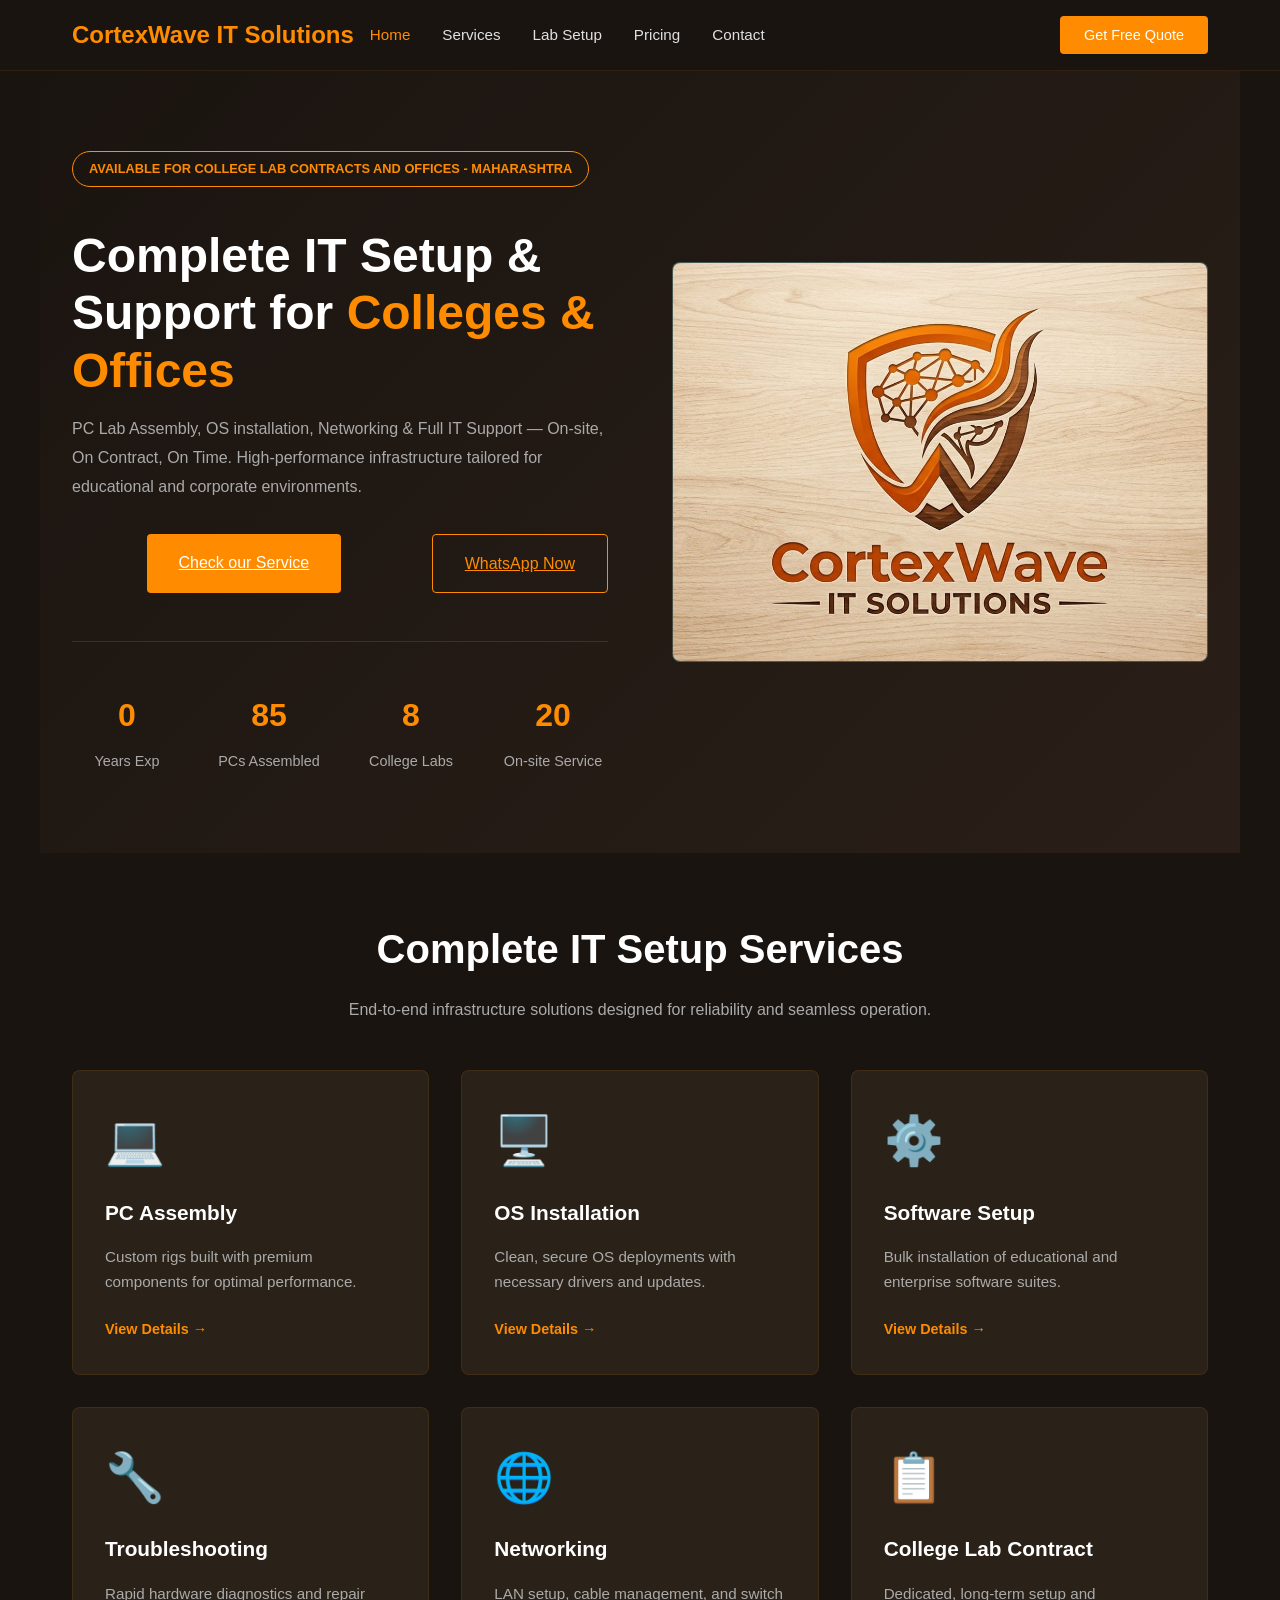
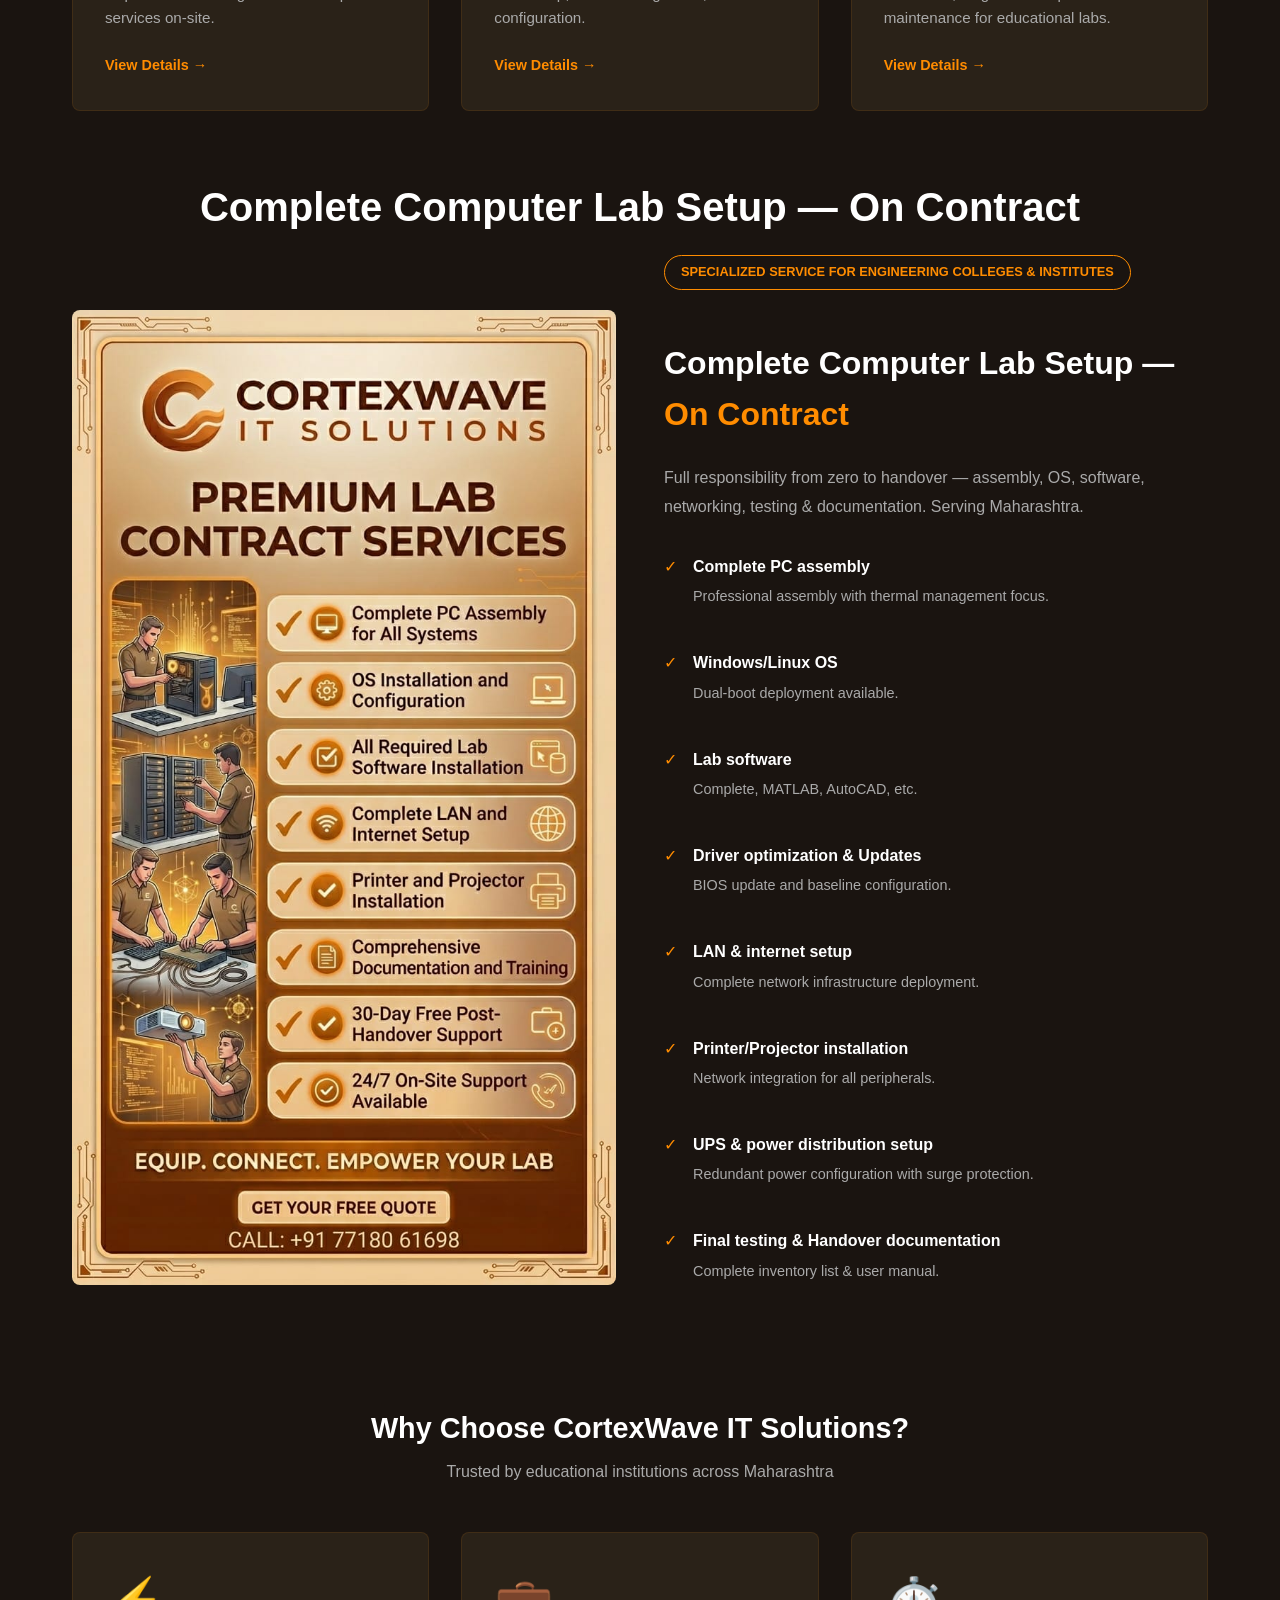
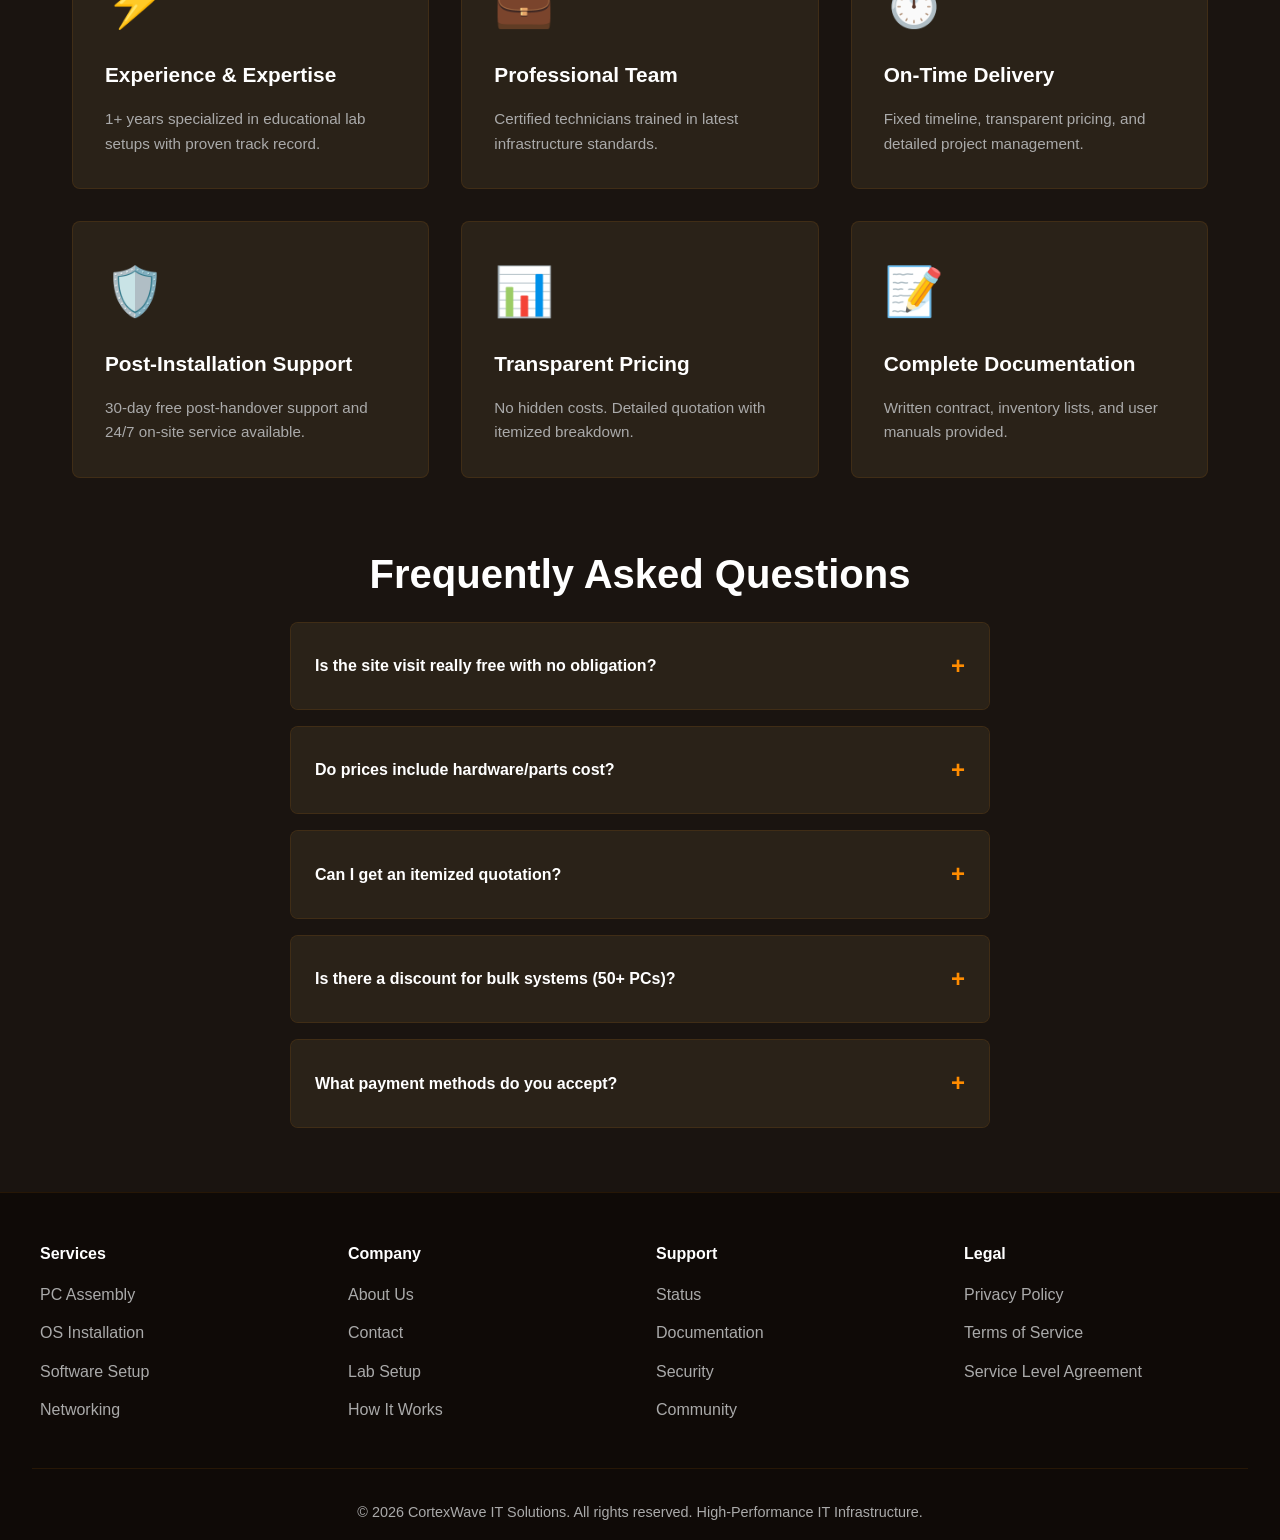
<file: index.html>
<!DOCTYPE html>
<html lang="en">
<head>
  <meta charset="UTF-8">
  <meta name="viewport" content="width=device-width, initial-scale=1.0">
  <title>CortexWave IT Solutions - Complete IT Setup & Support</title>
  <link rel="stylesheet" href="css/style.css">
</head>
<body>
  <!-- HEADER & NAVIGATION -->
  <header>
    <div class="navbar">
      <a href="index.html" class="logo">
      CortexWave IT Solutions
      </a>
      <button class="menu-toggle">
        <span></span>
        <span></span>
        <span></span>
      </button>
      <nav>
        <ul>
          <li><a href="index.html">Home</a></li>
          <li><a href="services.html">Services</a></li>
          <li><a href="#lab-setup">Lab Setup</a></li>
          <li><a href="pricing.html">Pricing</a></li>
          <li><a href="contact.html">Contact</a></li>
        </ul>
      </nav>
        <button class="cta-button" onclick="window.location.href='contact.html'">Get Free Quote</button>
    </div>
  </header>

  <!-- HERO SECTION -->
  <section class="hero">
    <div class="hero-content">
      <div class="badge">Available for College Lab Contracts and offices - Maharashtra</div>
      <h1>Complete IT Setup & Support for <span>Colleges & Offices</span></h1>
      <p>PC Lab Assembly, OS installation, Networking & Full IT Support — On-site, On Contract, On Time. High-performance infrastructure tailored for educational and corporate environments.</p>
      
      <div class="hero-buttons">
       <a href="services.html" class="cta-button">Check our Service</a>
        <a href="https://wa.me/917718061698?text=Hi%20I%20would%20like%20to%20know%20more%20about%20your%20IT%20services" class="cta-button secondary-button" target="_blank">WhatsApp Now</a>
      </div>

      <div class="stats">
        <div class="stat">
          <div class="stat-number">1</div>
          <div class="stat-label">Years Exp</div>
        </div>
        <div class="stat">
          <div class="stat-number">100+</div>
          <div class="stat-label">PCs Assembled</div>
        </div>
        <div class="stat">
          <div class="stat-number">10+</div>
          <div class="stat-label">College Labs</div>
        </div>
        <div class="stat">
          <div class="stat-number">24</div>
          <div class="stat-label">On-site Service</div>
        </div>
      </div>
    </div>

    <div class="hero-image">
      <img src="./assets/main.jpeg" alt="Server Room">
    </div>
  </section>

  <!-- SERVICES SECTION -->
  <section class="section">
    <h2 class="section-title">Complete IT Setup Services</h2>
    <p class="section-subtitle">End-to-end infrastructure solutions designed for reliability and seamless operation.</p>
    
    <div class="services-grid">
      <div class="service-card">
        <div class="service-icon">💻</div>
        <h3>PC Assembly</h3>
        <p>Custom rigs built with premium components for optimal performance.</p>
        <a href="services.html" class="view-details">View Details →</a>
      </div>

      <div class="service-card">
        <div class="service-icon">🖥️</div>
        <h3>OS Installation</h3>
        <p>Clean, secure OS deployments with necessary drivers and updates.</p>
        <a href="services.html" class="view-details">View Details →</a>
      </div>

      <div class="service-card">
        <div class="service-icon">⚙️</div>
        <h3>Software Setup</h3>
        <p>Bulk installation of educational and enterprise software suites.</p>
        <a href="services.html" class="view-details">View Details →</a>
      </div>

      <div class="service-card">
        <div class="service-icon">🔧</div>
        <h3>Troubleshooting</h3>
        <p>Rapid hardware diagnostics and repair services on-site.</p>
        <a href="services.html" class="view-details">View Details →</a>
      </div>

      <div class="service-card">
        <div class="service-icon">🌐</div>
        <h3>Networking</h3>
        <p>LAN setup, cable management, and switch configuration.</p>
        <a href="services.html" class="view-details">View Details →</a>
      </div>

      <div class="service-card">
        <div class="service-icon">📋</div>
        <h3>College Lab Contract</h3>
        <p>Dedicated, long-term setup and maintenance for educational labs.</p>
        <a href="services.html" class="view-details">View Details →</a>
      </div>
    </div>
  </section>

  <!-- LAB SETUP SECTION -->
  <section class="section" id="lab-setup">
    <h2 class="section-title">Complete Computer Lab Setup — On Contract</h2>
    
    <div class="lab-setup-detail">
      <div class="lab-image">
        <img src="./assets/lab.jpeg" alt="Computer Lab">
      </div>
      
      <div class="lab-content">
        <div class="badge">Specialized Service for Engineering Colleges & Institutes</div>
        <h3 style="font-size: 2rem; margin: 1.5rem 0; color: white;">Complete Computer Lab Setup — <span style="color: #ff8c00;">On Contract</span></h3>
        <p style="color: #aaa; line-height: 1.8; margin-bottom: 1.5rem;">Full responsibility from zero to handover — assembly, OS, software, networking, testing & documentation. Serving Maharashtra.</p>
        
        <div style="display: grid; gap: 1rem; margin: 2rem 0;">
          <div style="display: flex; align-items: flex-start; gap: 1rem;">
            <span style="color: #ff8c00;">✓</span>
            <div>
              <h4 style="color: white; margin-bottom: 0.3rem;">Complete PC assembly</h4>
              <p style="color: #aaa; font-size: 0.9rem;">Professional assembly with thermal management focus.</p>
            </div>
          </div>

          <div style="display: flex; align-items: flex-start; gap: 1rem;">
            <span style="color: #ff8c00;">✓</span>
            <div>
              <h4 style="color: white; margin-bottom: 0.3rem;">Windows/Linux OS</h4>
              <p style="color: #aaa; font-size: 0.9rem;">Dual-boot deployment available.</p>
            </div>
          </div>

          <div style="display: flex; align-items: flex-start; gap: 1rem;">
            <span style="color: #ff8c00;">✓</span>
            <div>
              <h4 style="color: white; margin-bottom: 0.3rem;">Lab software</h4>
              <p style="color: #aaa; font-size: 0.9rem;">Complete, MATLAB, AutoCAD, etc.</p>
            </div>
          </div>

          <div style="display: flex; align-items: flex-start; gap: 1rem;">
            <span style="color: #ff8c00;">✓</span>
            <div>
              <h4 style="color: white; margin-bottom: 0.3rem;">Driver optimization & Updates</h4>
              <p style="color: #aaa; font-size: 0.9rem;">BIOS update and baseline configuration.</p>
            </div>
          </div>

          <div style="display: flex; align-items: flex-start; gap: 1rem;">
            <span style="color: #ff8c00;">✓</span>
            <div>
              <h4 style="color: white; margin-bottom: 0.3rem;">LAN & internet setup</h4>
              <p style="color: #aaa; font-size: 0.9rem;">Complete network infrastructure deployment.</p>
            </div>
          </div>

          <div style="display: flex; align-items: flex-start; gap: 1rem;">
            <span style="color: #ff8c00;">✓</span>
            <div>
              <h4 style="color: white; margin-bottom: 0.3rem;">Printer/Projector installation</h4>
              <p style="color: #aaa; font-size: 0.9rem;">Network integration for all peripherals.</p>
            </div>
          </div>

          <div style="display: flex; align-items: flex-start; gap: 1rem;">
            <span style="color: #ff8c00;">✓</span>
            <div>
              <h4 style="color: white; margin-bottom: 0.3rem;">UPS & power distribution setup</h4>
              <p style="color: #aaa; font-size: 0.9rem;">Redundant power configuration with surge protection.</p>
            </div>
          </div>

          <div style="display: flex; align-items: flex-start; gap: 1rem;">
            <span style="color: #ff8c00;">✓</span>
            <div>
              <h4 style="color: white; margin-bottom: 0.3rem;">Final testing & Handover documentation</h4>
              <p style="color: #aaa; font-size: 0.9rem;">Complete inventory list & user manual.</p>
            </div>
          </div>
        </div>
      </div>
    </div>
  </section>

  <!-- FEATURES SECTION -->
  <section class="section">
    <div style="text-align: center;">
      <h3 style="color: white; font-size: 1.8rem; margin-bottom: 0.5rem;">Why Choose CortexWave IT Solutions?</h3>
      <p style="color: #aaa; margin-bottom: 3rem;">Trusted by educational institutions across Maharashtra</p>
    </div>

    <div class="services-grid">
      <div class="service-card">
        <div class="service-icon">⚡</div>
        <h3>Experience & Expertise</h3>
        <p>1+ years specialized in educational lab setups with proven track record.</p>
      </div>

      <div class="service-card">
        <div class="service-icon">💼</div>
        <h3>Professional Team</h3>
        <p>Certified technicians trained in latest infrastructure standards.</p>
      </div>

      <div class="service-card">
        <div class="service-icon">⏱️</div>
        <h3>On-Time Delivery</h3>
        <p>Fixed timeline, transparent pricing, and detailed project management.</p>
      </div>

      <div class="service-card">
        <div class="service-icon">🛡️</div>
        <h3>Post-Installation Support</h3>
        <p>30-day free post-handover support and 24/7 on-site service available.</p>
      </div>

      <div class="service-card">
        <div class="service-icon">📊</div>
        <h3>Transparent Pricing</h3>
        <p>No hidden costs. Detailed quotation with itemized breakdown.</p>
      </div>

      <div class="service-card">
        <div class="service-icon">📝</div>
        <h3>Complete Documentation</h3>
        <p>Written contract, inventory lists, and user manuals provided.</p>
      </div>
    </div>
  </section>

  <!-- FAQ SECTION -->
  <section class="section">
    <h2 class="section-title">Frequently Asked Questions</h2>
    
    <div class="faq-container">
      <div class="faq-item">
        <div class="faq-question">
          <span>Is the site visit really free with no obligation?</span>
          <span class="faq-icon">+</span>
        </div>
        <div class="faq-answer">
          Yes, completely free. We conduct detailed site assessment at no cost, and you're under no obligation to avail our services. This is our way to understand your requirements better.
        </div>
      </div>

      <div class="faq-item">
        <div class="faq-question">
          <span>Do prices include hardware/parts cost?</span>
          <span class="faq-icon">+</span>
        </div>
        <div class="faq-answer">
          Our quotation includes both hardware and service charges with detailed breakup. We source components from authorized vendors ensuring warranty and quality.
        </div>
      </div>

      <div class="faq-item">
        <div class="faq-question">
          <span>Can I get an itemized quotation?</span>
          <span class="faq-icon">+</span>
        </div>
        <div class="faq-answer">
          Absolutely. Every quotation is itemized showing PC specifications, software licenses, networking components, and service charges separately for complete transparency.
        </div>
      </div>

      <div class="faq-item">
        <div class="faq-question">
          <span>Is there a discount for bulk systems (50+ PCs)?</span>
          <span class="faq-icon">+</span>
        </div>
        <div class="faq-answer">
          Yes! Bulk orders get special pricing. Contact us with your requirements and we'll provide customized quotes for large-scale deployments.
        </div>
      </div>

      <div class="faq-item">
        <div class="faq-question">
          <span>What payment methods do you accept?</span>
          <span class="faq-icon">+</span>
        </div>
        <div class="faq-answer">
          We accept bank transfers, cheques, and online payments. For large contracts, we can arrange flexible payment schedules aligned with project milestones.
        </div>
      </div>
    </div>
  </section>

  <!-- FOOTER -->
  <footer>
    <div class="container">
      <div>
        <h4>Services</h4>
        <ul>
          <li><a href="services.html">PC Assembly</a></li>
          <li><a href="services.html">OS Installation</a></li>
          <li><a href="services.html">Software Setup</a></li>
          <li><a href="services.html">Networking</a></li>
        </ul>
      </div>
      <div>
        <h4>Company</h4>
        <ul>
          <li><a href="#">About Us</a></li>
          <li><a href="contact.html">Contact</a></li>
          <li><a href="#">Lab Setup</a></li>
          <li><a href="#">How It Works</a></li>
        </ul>
      </div>
      <div>
        <h4>Support</h4>
        <ul>
          <li><a href="#">Status</a></li>
          <li><a href="#">Documentation</a></li>
          <li><a href="#">Security</a></li>
          <li><a href="#">Community</a></li>
        </ul>
      </div>
      <div>
        <h4>Legal</h4>
        <ul>
          <li><a href="#">Privacy Policy</a></li>
          <li><a href="#">Terms of Service</a></li>
          <li><a href="#">Service Level Agreement</a></li>
        </ul>
      </div>
    </div>
    <div class="footer-bottom">
      <p>&copy; 2026 CortexWave IT Solutions. All rights reserved. High-Performance IT Infrastructure.</p>
    </div>
  </footer>

  <script src="js/script.js"></script>
</body>
</html>
</file>
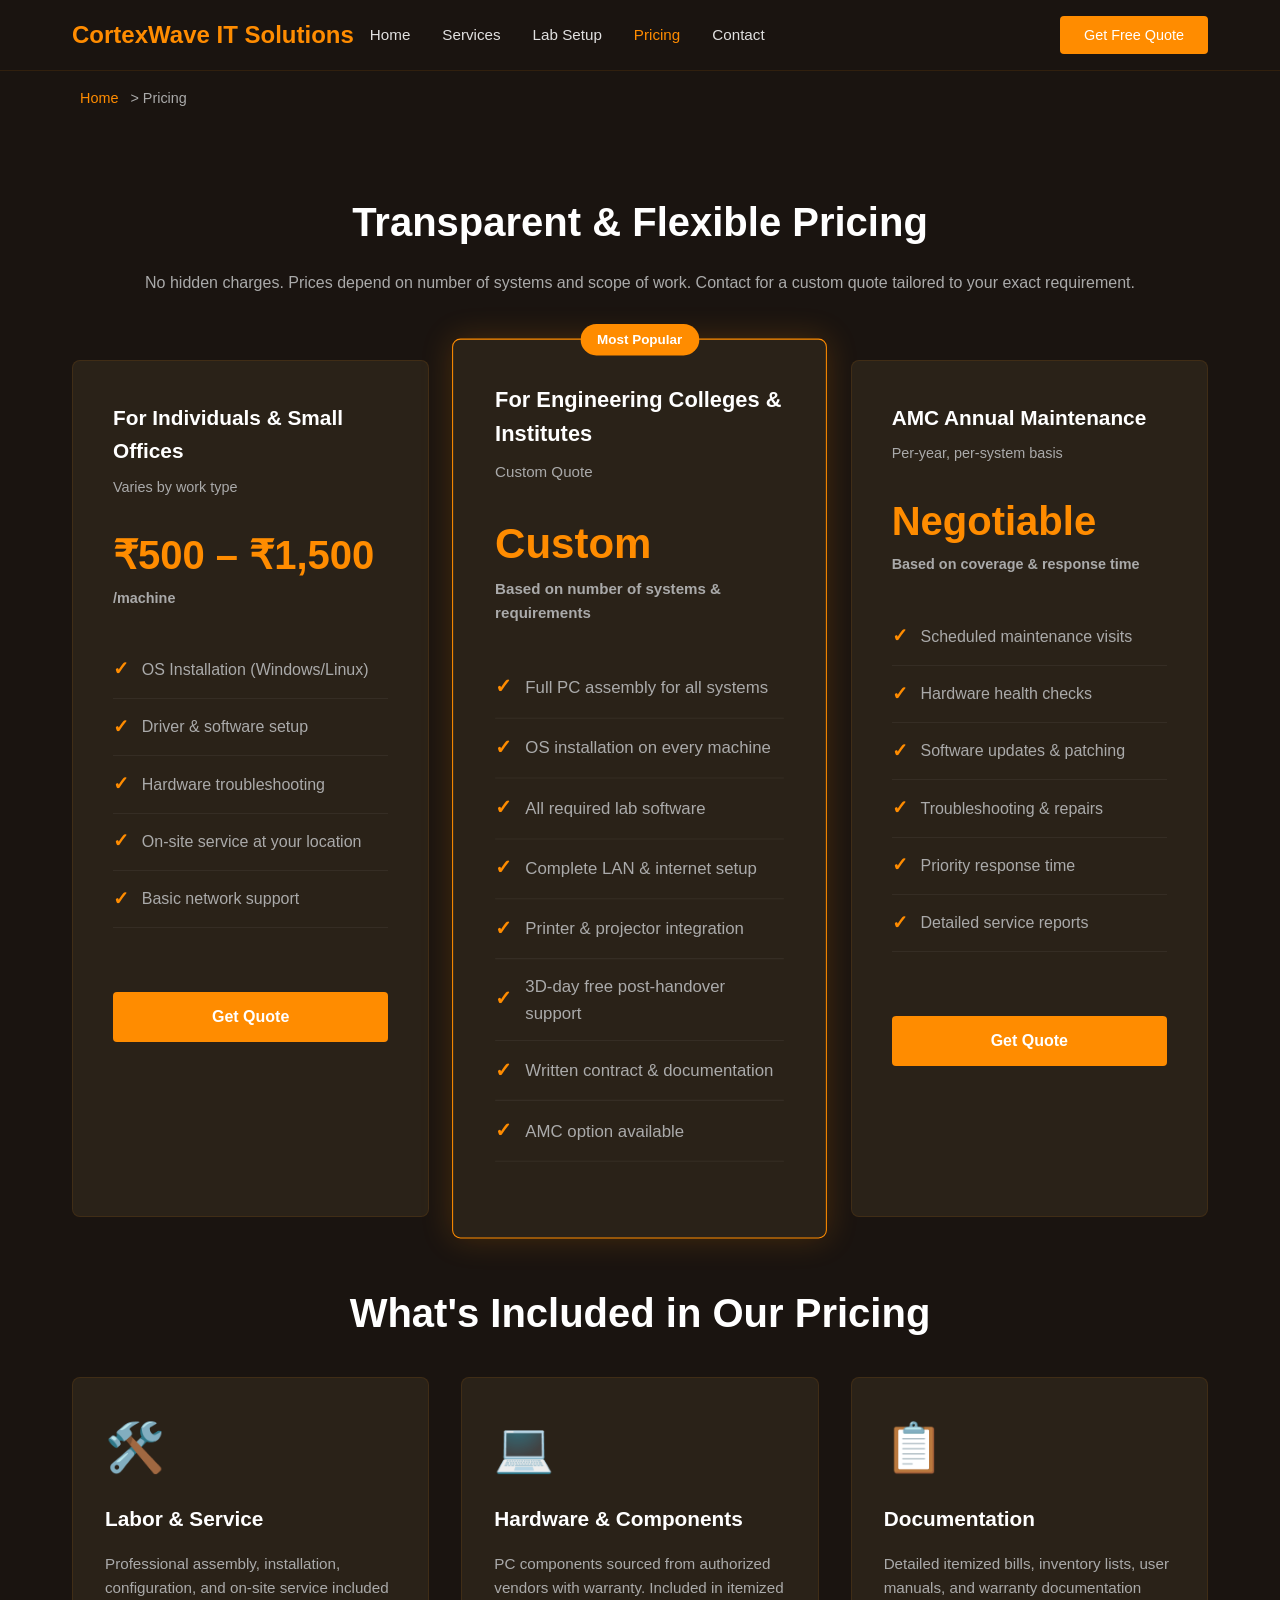
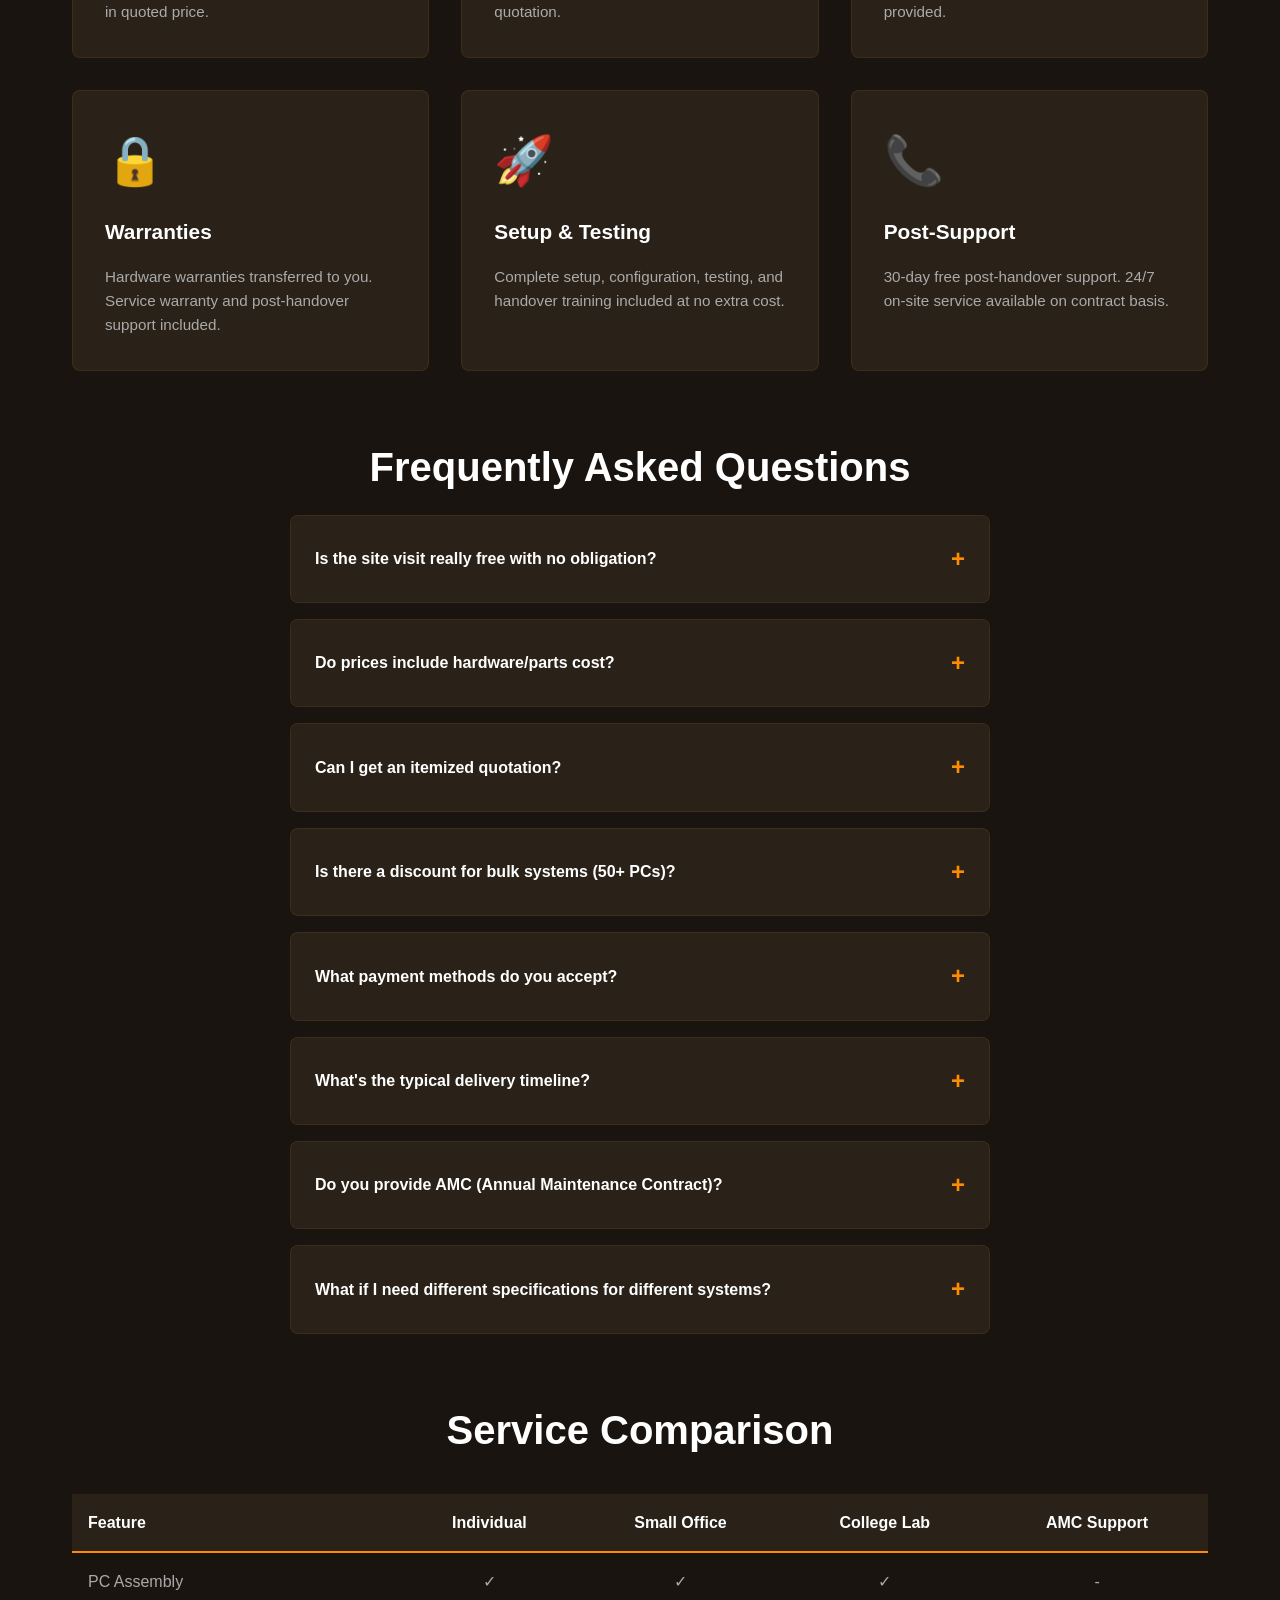
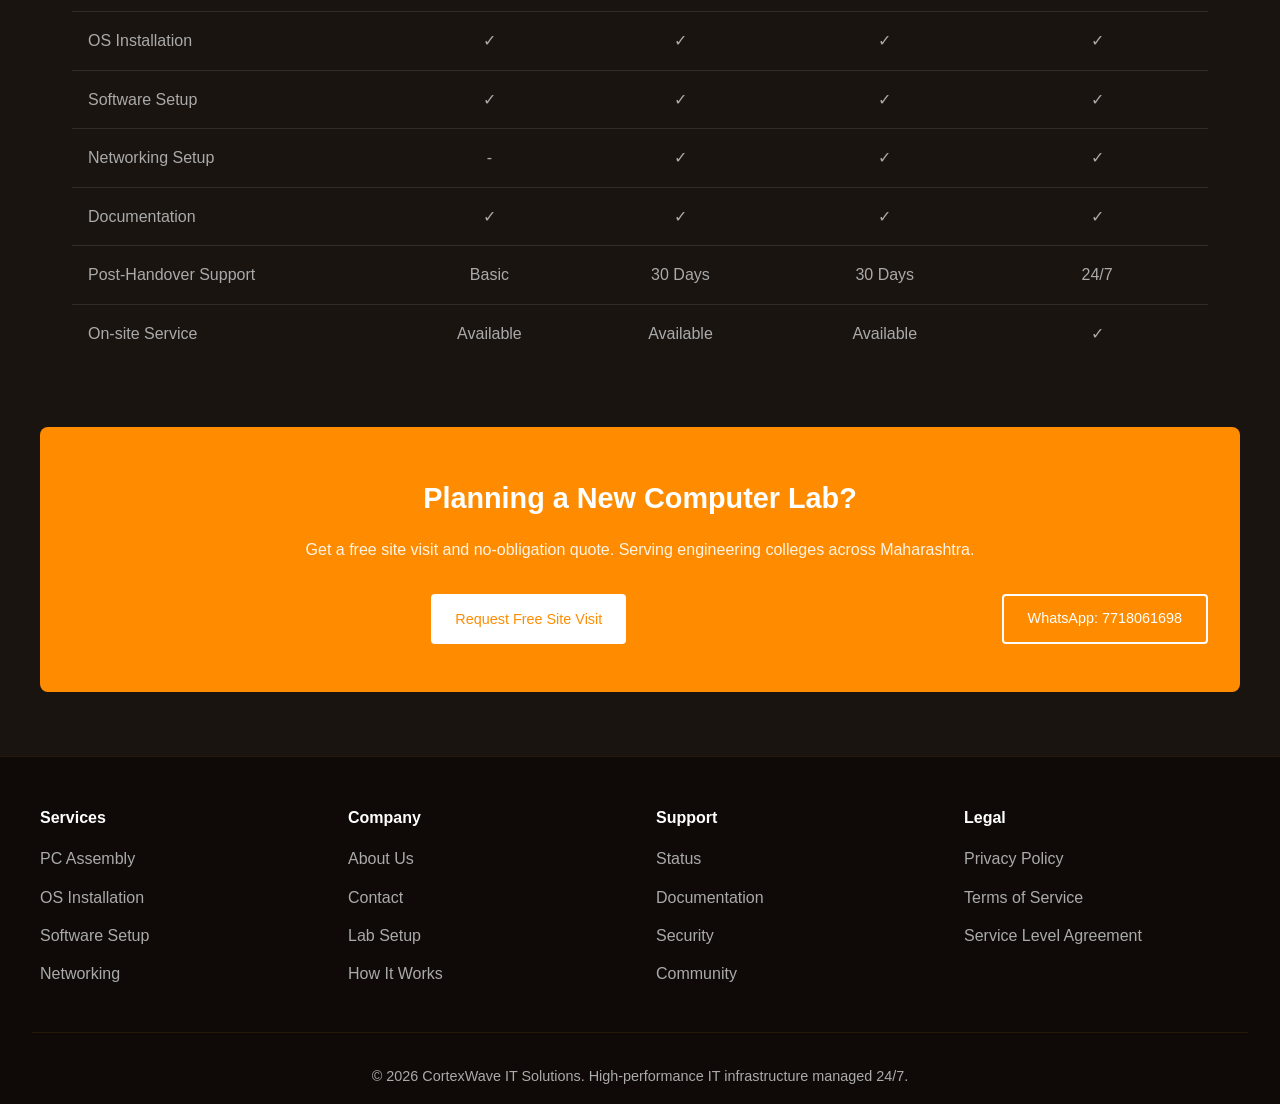
<file: pricing.html>
<!DOCTYPE html>
<html lang="en">
<head>
  <meta charset="UTF-8">
  <meta name="viewport" content="width=device-width, initial-scale=1.0">
  <title>Transparent & Flexible Pricing - CortexWave IT Solutions</title>
  <link rel="stylesheet" href="css/style.css">
</head>
<body>
  <!-- HEADER & NAVIGATION -->
  <header>
    <div class="navbar">
      <a href="index.html" class="logo">
           CortexWave IT Solutions
      </a>
      <button class="menu-toggle">
        <span></span>
        <span></span>
        <span></span>
      </button>
      <nav>
        <ul>
          <li><a href="index.html">Home</a></li>
          <li><a href="services.html">Services</a></li>
          <li><a href="index.html#lab-setup">Lab Setup</a></li>
          <li><a href="pricing.html">Pricing</a></li>
          <li><a href="contact.html">Contact</a></li>
        </ul>
      </nav>
      <button class="cta-button" onclick="window.location.href='contact.html'">Get Free Quote</button>
    </div>
  </header>

  <!-- BREADCRUMB -->
  <div class="breadcrumb">
    <a href="index.html">Home</a> > Pricing
  </div>

  <!-- PAGE HEADER -->
  <section class="section" style="text-align: center; margin-bottom: 3rem;">
    <h1 class="section-title">Transparent & Flexible Pricing</h1>
    <p class="section-subtitle">No hidden charges. Prices depend on number of systems and scope of work. Contact for a custom quote tailored to your exact requirement.</p>
  </section>

  <!-- PRICING CARDS -->
  <section class="section">
    <div class="pricing-container">
      <!-- INDIVIDUALS & SMALL OFFICES -->
      <div class="pricing-card">
        <h3>For Individuals & Small Offices</h3>
        <p class="subtitle">Varies by work type</p>
        
        <div class="price">
          ₹500 – ₹1,500
          <div class="price-unit">/machine</div>
        </div>

        <ul class="pricing-features">
          <li>OS Installation (Windows/Linux)</li>
          <li>Driver & software setup</li>
          <li>Hardware troubleshooting</li>
          <li>On-site service at your location</li>
          <li>Basic network support</li>
        </ul>

        <button class="pricing-button">Get Quote</button>
      </div>

      <!-- ENGINEERING COLLEGES & INSTITUTES -->
      <div class="pricing-card featured">
        <div class="pricing-badge">Most Popular</div>
        <h3>For Engineering Colleges & Institutes</h3>
        <p class="subtitle">Custom Quote</p>
        
        <div class="price">
          Custom
          <div class="price-unit">Based on number of systems & requirements</div>
        </div>

        <ul class="pricing-features">
          <li>Full PC assembly for all systems</li>
          <li>OS installation on every machine</li>
          <li>All required lab software</li>
          <li>Complete LAN & internet setup</li>
          <li>Printer & projector integration</li>
          <li>3D-day free post-handover support</li>
          <li>Written contract & documentation</li>
          <li>AMC option available</li>
        </ul>
      </div>

      <!-- AMC ANNUAL MAINTENANCE -->
      <div class="pricing-card">
        <h3>AMC Annual Maintenance</h3>
        <p class="subtitle">Per-year, per-system basis</p>
        
        <div class="price">
          Negotiable
          <div class="price-unit">Based on coverage & response time</div>
        </div>

        <ul class="pricing-features">
          <li>Scheduled maintenance visits</li>
          <li>Hardware health checks</li>
          <li>Software updates & patching</li>
          <li>Troubleshooting & repairs</li>
          <li>Priority response time</li>
          <li>Detailed service reports</li>
        </ul>

        <button class="pricing-button">Get Quote</button>
      </div>
    </div>
  </section>

  <!-- PRICING DETAILS -->
  <section class="section">
    <h2 class="section-title" style="margin-bottom: 2rem;">What's Included in Our Pricing</h2>
    
    <div style="display: grid; grid-template-columns: repeat(auto-fit, minmax(280px, 1fr)); gap: 2rem;">
      <div class="service-card">
        <div class="service-icon">🛠️</div>
        <h3>Labor & Service</h3>
        <p>Professional assembly, installation, configuration, and on-site service included in quoted price.</p>
      </div>

      <div class="service-card">
        <div class="service-icon">💻</div>
        <h3>Hardware & Components</h3>
        <p>PC components sourced from authorized vendors with warranty. Included in itemized quotation.</p>
      </div>

      <div class="service-card">
        <div class="service-icon">📋</div>
        <h3>Documentation</h3>
        <p>Detailed itemized bills, inventory lists, user manuals, and warranty documentation provided.</p>
      </div>

      <div class="service-card">
        <div class="service-icon">🔒</div>
        <h3>Warranties</h3>
        <p>Hardware warranties transferred to you. Service warranty and post-handover support included.</p>
      </div>

      <div class="service-card">
        <div class="service-icon">🚀</div>
        <h3>Setup & Testing</h3>
        <p>Complete setup, configuration, testing, and handover training included at no extra cost.</p>
      </div>

      <div class="service-card">
        <div class="service-icon">📞</div>
        <h3>Post-Support</h3>
        <p>30-day free post-handover support. 24/7 on-site service available on contract basis.</p>
      </div>
    </div>
  </section>

  <!-- FAQ SECTION -->
  <section class="section">
    <h2 class="section-title">Frequently Asked Questions</h2>
    
    <div class="faq-container">
      <div class="faq-item">
        <div class="faq-question">
          <span>Is the site visit really free with no obligation?</span>
          <span class="faq-icon">+</span>
        </div>
        <div class="faq-answer">
          Yes, completely free. We conduct detailed site assessment at no cost, and you're under no obligation to avail our services. This is our way to understand your requirements better.
        </div>
      </div>

      <div class="faq-item">
        <div class="faq-question">
          <span>Do prices include hardware/parts cost?</span>
          <span class="faq-icon">+</span>
        </div>
        <div class="faq-answer">
          Our quotation includes both hardware and service charges with detailed breakup. We source components from authorized vendors ensuring warranty and quality. All costs are transparent and itemized.
        </div>
      </div>

      <div class="faq-item">
        <div class="faq-question">
          <span>Can I get an itemized quotation?</span>
          <span class="faq-icon">+</span>
        </div>
        <div class="faq-answer">
          Absolutely. Every quotation is itemized showing PC specifications, software licenses, networking components, and service charges separately for complete transparency.
        </div>
      </div>

      <div class="faq-item">
        <div class="faq-question">
          <span>Is there a discount for bulk systems (50+ PCs)?</span>
          <span class="faq-icon">+</span>
        </div>
        <div class="faq-answer">
          Yes! Bulk orders get special pricing. Contact us with your requirements and we'll provide customized quotes for large-scale deployments. The more systems, the better the per-unit cost.
        </div>
      </div>

      <div class="faq-item">
        <div class="faq-question">
          <span>What payment methods do you accept?</span>
          <span class="faq-icon">+</span>
        </div>
        <div class="faq-answer">
          We accept bank transfers, cheques, and online payments. For large contracts, we can arrange flexible payment schedules aligned with project milestones.
        </div>
      </div>

      <div class="faq-item">
        <div class="faq-question">
          <span>What's the typical delivery timeline?</span>
          <span class="faq-icon">+</span>
        </div>
        <div class="faq-answer">
          For small orders: 3-5 days. For large college lab projects: Depends on scope. We'll provide a detailed project timeline with your quotation.
        </div>
      </div>

      <div class="faq-item">
        <div class="faq-question">
          <span>Do you provide AMC (Annual Maintenance Contract)?</span>
          <span class="faq-icon">+</span>
        </div>
        <div class="faq-answer">
          Yes! AMC options are available for systems we've set up. This includes scheduled maintenance, updates, troubleshooting, and priority on-site support.
        </div>
      </div>

      <div class="faq-item">
        <div class="faq-question">
          <span>What if I need different specifications for different systems?</span>
          <span class="faq-icon">+</span>
        </div>
        <div class="faq-answer">
          No problem! We customize specifications based on your requirements. Different departments can have different PC configurations tailored to their needs.
        </div>
      </div>
    </div>
  </section>

  <!-- COMPARISON TABLE -->
  <section class="section">
    <h2 class="section-title" style="margin-bottom: 2rem;">Service Comparison</h2>
    
    <div style="overflow-x: auto;">
      <table style="width: 100%; border-collapse: collapse; color: #aaa;">
        <thead>
          <tr style="background-color: #2a2218; border-bottom: 2px solid #ff8c00;">
            <th style="padding: 1rem; text-align: left; color: white;">Feature</th>
            <th style="padding: 1rem; text-align: center; color: white;">Individual</th>
            <th style="padding: 1rem; text-align: center; color: white;">Small Office</th>
            <th style="padding: 1rem; text-align: center; color: white;">College Lab</th>
            <th style="padding: 1rem; text-align: center; color: white;">AMC Support</th>
          </tr>
        </thead>
        <tbody>
          <tr style="border-bottom: 1px solid rgba(255,255,255,0.1);">
            <td style="padding: 1rem;">PC Assembly</td>
            <td style="padding: 1rem; text-align: center;">✓</td>
            <td style="padding: 1rem; text-align: center;">✓</td>
            <td style="padding: 1rem; text-align: center;">✓</td>
            <td style="padding: 1rem; text-align: center;">-</td>
          </tr>
          <tr style="border-bottom: 1px solid rgba(255,255,255,0.1);">
            <td style="padding: 1rem;">OS Installation</td>
            <td style="padding: 1rem; text-align: center;">✓</td>
            <td style="padding: 1rem; text-align: center;">✓</td>
            <td style="padding: 1rem; text-align: center;">✓</td>
            <td style="padding: 1rem; text-align: center;">✓</td>
          </tr>
          <tr style="border-bottom: 1px solid rgba(255,255,255,0.1);">
            <td style="padding: 1rem;">Software Setup</td>
            <td style="padding: 1rem; text-align: center;">✓</td>
            <td style="padding: 1rem; text-align: center;">✓</td>
            <td style="padding: 1rem; text-align: center;">✓</td>
            <td style="padding: 1rem; text-align: center;">✓</td>
          </tr>
          <tr style="border-bottom: 1px solid rgba(255,255,255,0.1);">
            <td style="padding: 1rem;">Networking Setup</td>
            <td style="padding: 1rem; text-align: center;">-</td>
            <td style="padding: 1rem; text-align: center;">✓</td>
            <td style="padding: 1rem; text-align: center;">✓</td>
            <td style="padding: 1rem; text-align: center;">✓</td>
          </tr>
          <tr style="border-bottom: 1px solid rgba(255,255,255,0.1);">
            <td style="padding: 1rem;">Documentation</td>
            <td style="padding: 1rem; text-align: center;">✓</td>
            <td style="padding: 1rem; text-align: center;">✓</td>
            <td style="padding: 1rem; text-align: center;">✓</td>
            <td style="padding: 1rem; text-align: center;">✓</td>
          </tr>
          <tr style="border-bottom: 1px solid rgba(255,255,255,0.1);">
            <td style="padding: 1rem;">Post-Handover Support</td>
            <td style="padding: 1rem; text-align: center;">Basic</td>
            <td style="padding: 1rem; text-align: center;">30 Days</td>
            <td style="padding: 1rem; text-align: center;">30 Days</td>
            <td style="padding: 1rem; text-align: center;">24/7</td>
          </tr>
          <tr>
            <td style="padding: 1rem;">On-site Service</td>
            <td style="padding: 1rem; text-align: center;">Available</td>
            <td style="padding: 1rem; text-align: center;">Available</td>
            <td style="padding: 1rem; text-align: center;">Available</td>
            <td style="padding: 1rem; text-align: center;">✓</td>
          </tr>
        </tbody>
      </table>
    </div>
  </section>

  <!-- CTA SECTION -->
  <section class="section" style="background-color: #ff8c00; padding: 3rem 2rem; border-radius: 8px; text-align: center;">
    <h3 style="font-size: 1.8rem; margin-bottom: 1rem; color: white;">Planning a New Computer Lab?</h3>
    <p style="margin-bottom: 2rem; color: rgba(255,255,255,0.9); font-size: 1rem;">Get a free site visit and no-obligation quote. Serving engineering colleges across Maharashtra.</p>
    <div style="display: flex; gap: 1rem; justify-content: center; flex-wrap: wrap;">
      <button class="cta-button" style="background-color: white; color: #ff8c00;">Request Free Site Visit</button>
      <a href="https://wa.me/917718061698?text=Hi%20I%20would%20like%20to%20know%20more%20about%20your%20IT%20services" target="_blank" class="cta-button" style="background-color: transparent; border: 2px solid white; color: white; text-decoration: none;">WhatsApp: 7718061698</a>
    </div>
  </section>

  <!-- FOOTER -->
  <footer>
    <div class="container">
      <div>
        <h4>Services</h4>
        <ul>
          <li><a href="services.html">PC Assembly</a></li>
          <li><a href="services.html">OS Installation</a></li>
          <li><a href="services.html">Software Setup</a></li>
          <li><a href="services.html">Networking</a></li>
        </ul>
      </div>
      <div>
        <h4>Company</h4>
        <ul>
          <li><a href="#">About Us</a></li>
          <li><a href="contact.html">Contact</a></li>
          <li><a href="#">Lab Setup</a></li>
          <li><a href="#">How It Works</a></li>
        </ul>
      </div>
      <div>
        <h4>Support</h4>
        <ul>
          <li><a href="#">Status</a></li>
          <li><a href="#">Documentation</a></li>
          <li><a href="#">Security</a></li>
          <li><a href="#">Community</a></li>
        </ul>
      </div>
      <div>
        <h4>Legal</h4>
        <ul>
          <li><a href="#">Privacy Policy</a></li>
          <li><a href="#">Terms of Service</a></li>
          <li><a href="#">Service Level Agreement</a></li>
        </ul>
      </div>
    </div>
    <div class="footer-bottom">
      <p>&copy; 2026 CortexWave IT Solutions. High-performance IT infrastructure managed 24/7.</p>
    </div>
  </footer>

  <script src="js/script.js"></script>
</body>
</html>
</file>
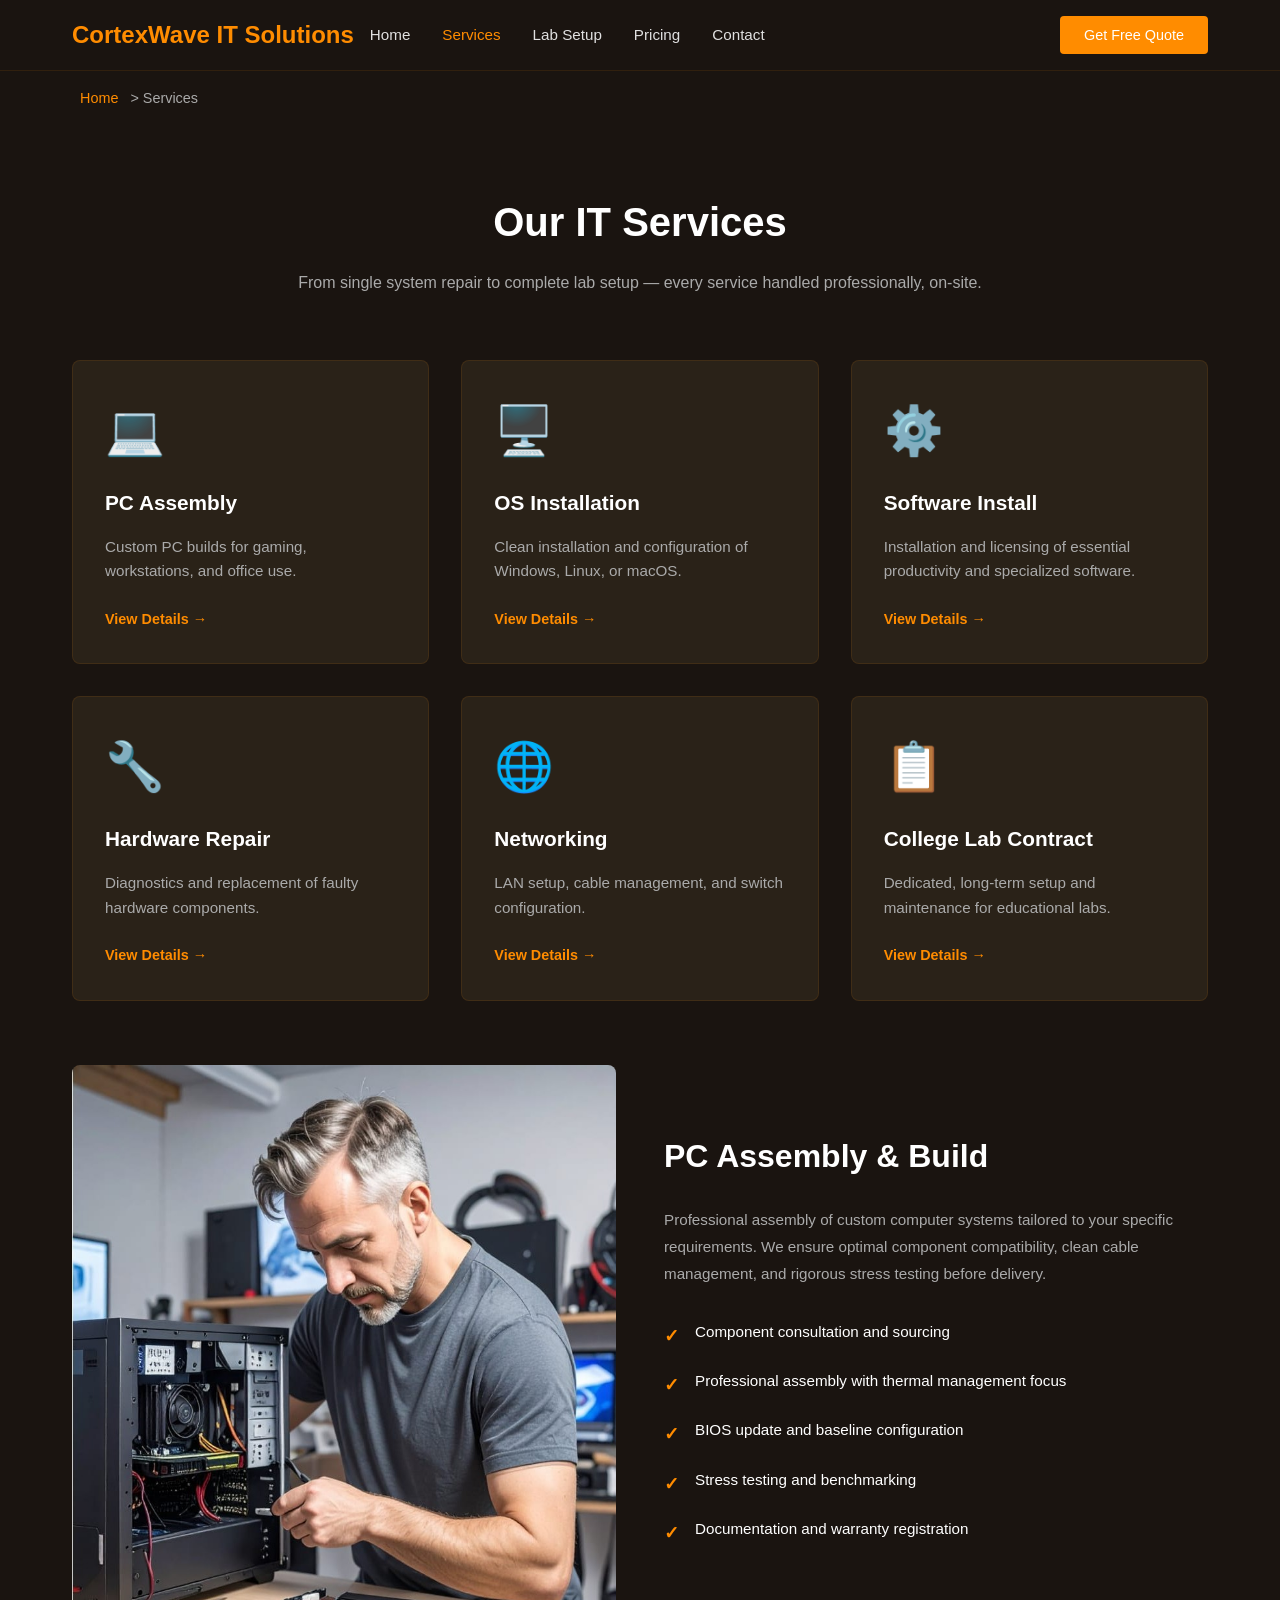
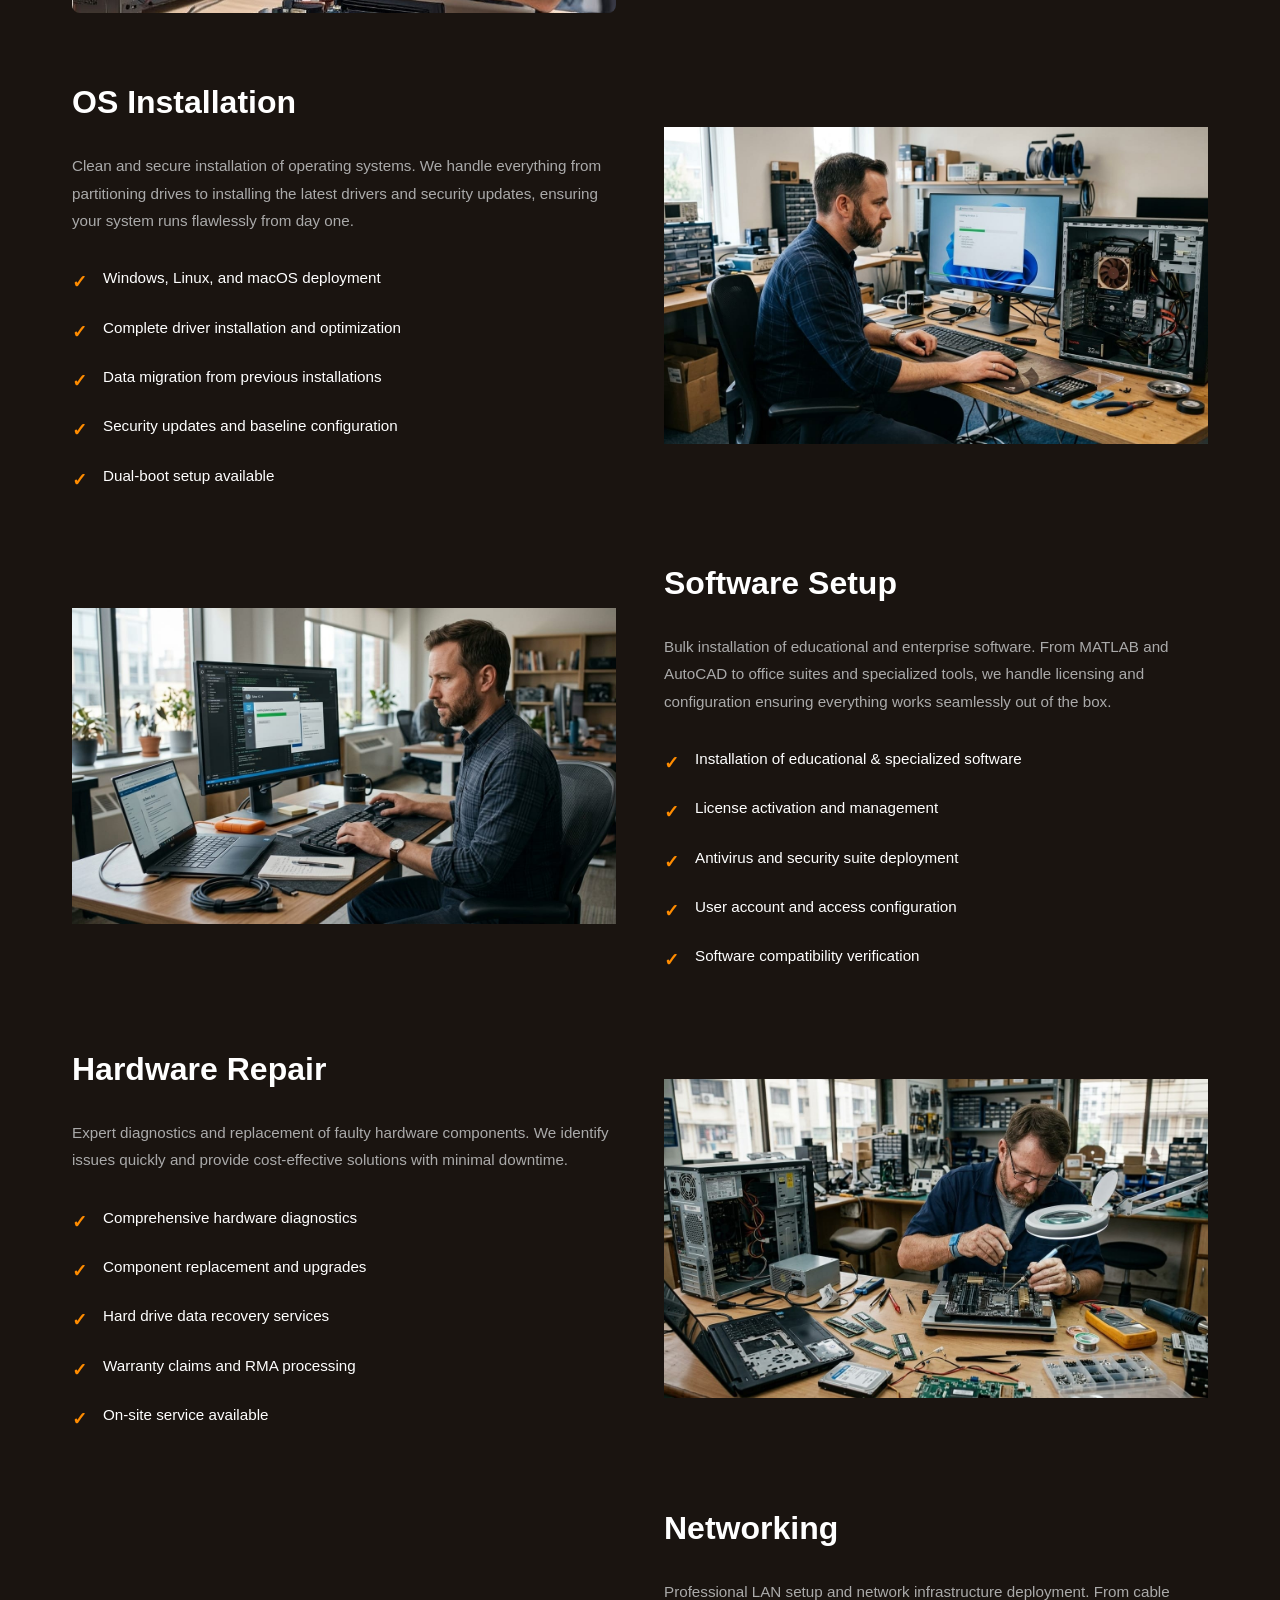
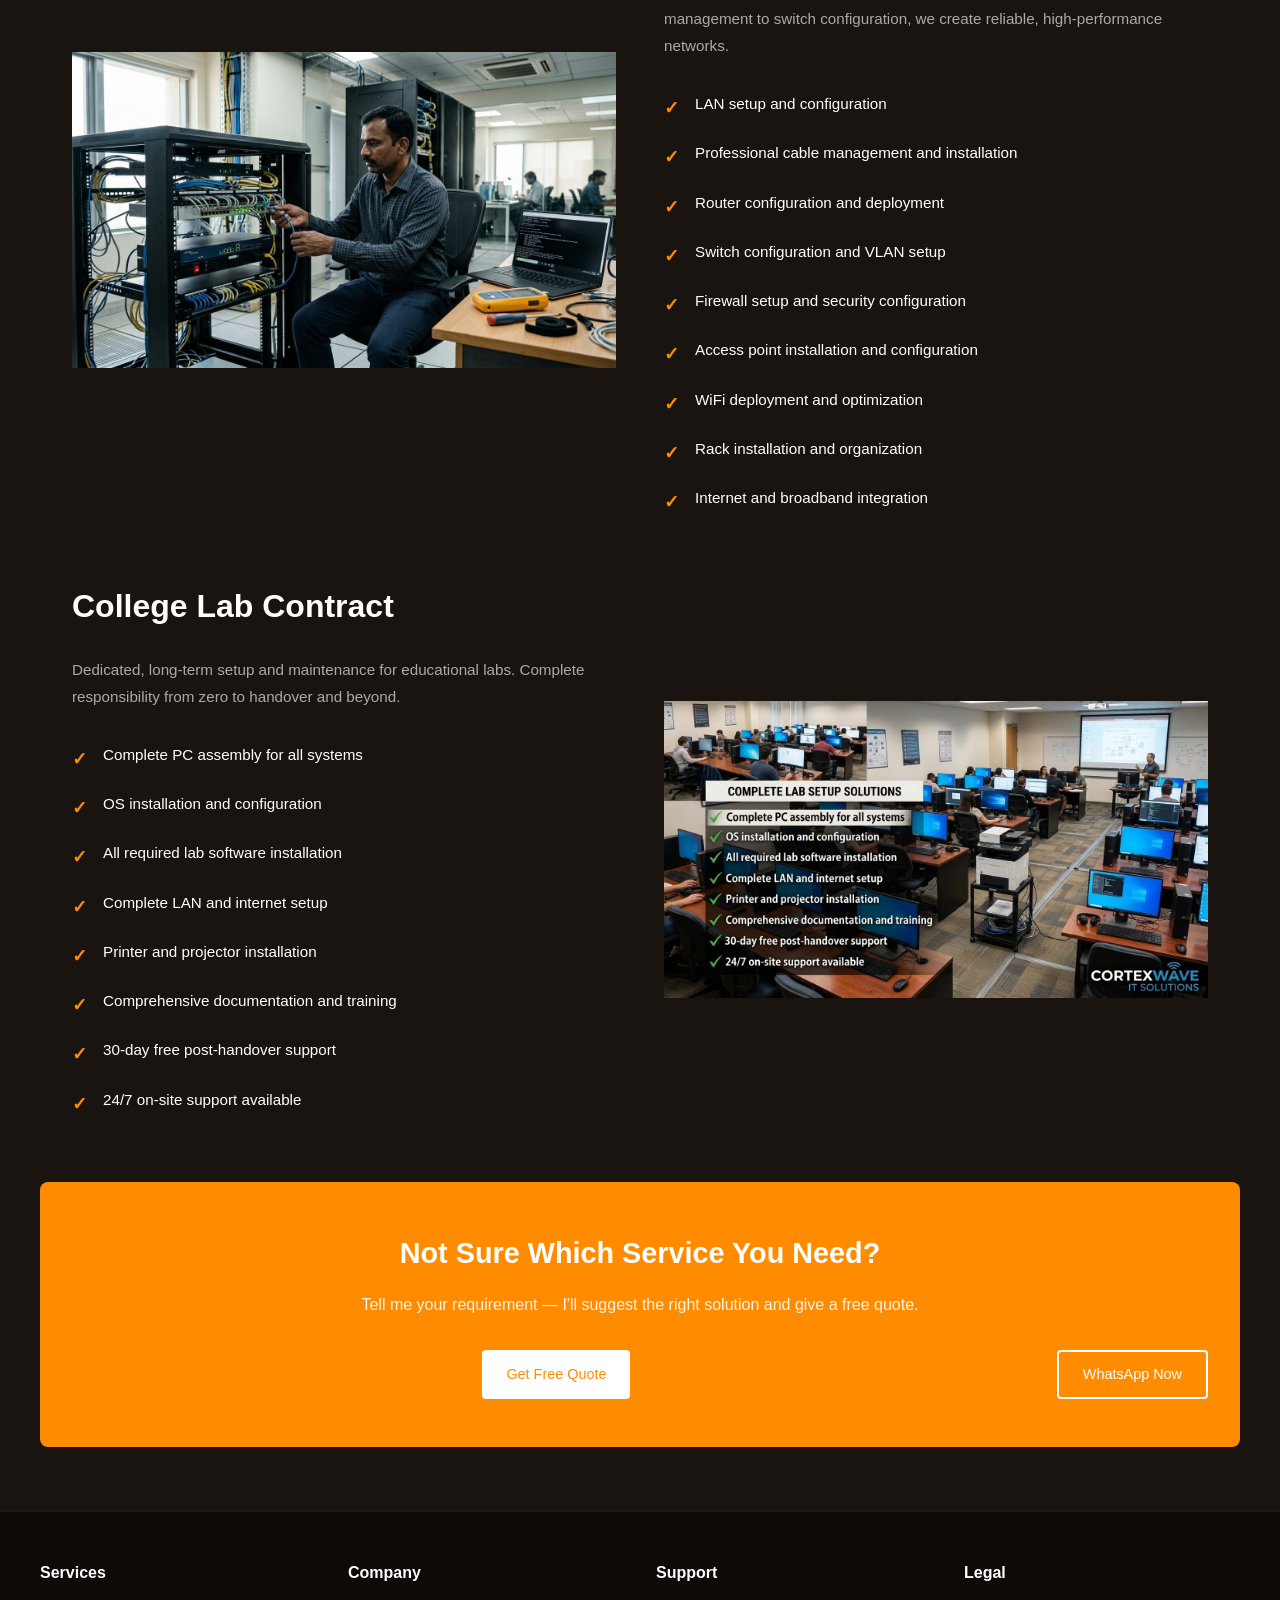
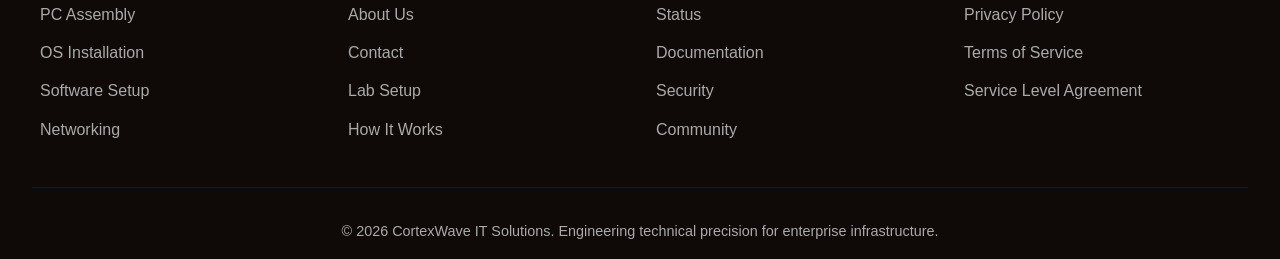
<file: services.html>
<!DOCTYPE html>
<html lang="en">

<head>
  <meta charset="UTF-8">
  <meta name="viewport" content="width=device-width, initial-scale=1.0">
  <title>Our IT Services - CortexWave IT Solutions</title>
  <link rel="stylesheet" href="css/style.css">
</head>

<body>
  <!-- HEADER & NAVIGATION -->
  <header>
    <div class="navbar">
      <a href="index.html" class="logo">
        CortexWave IT Solutions
      </a>
      <button class="menu-toggle">
        <span></span>
        <span></span>
        <span></span>
      </button>
      <nav>
        <ul>
          <li><a href="index.html">Home</a></li>
          <li><a href="services.html">Services</a></li>
          <li><a href="index.html#lab-setup">Lab Setup</a></li>
          <li><a href="pricing.html">Pricing</a></li>
          <li><a href="contact.html">Contact</a></li>
        </ul>
      </nav>
              <button class="cta-button" onclick="window.location.href='contact.html'">Get Free Quote</button>

    </div>
  </header>

  <!-- BREADCRUMB -->
  <div class="breadcrumb">
    <a href="index.html">Home</a> > Services
  </div>

  <!-- PAGE HEADER -->
  <section class="section" style="text-align: center; margin-bottom: 3rem;">
    <h1 class="section-title">Our IT Services</h1>
    <p class="section-subtitle">From single system repair to complete lab setup — every service handled professionally,
      on-site.</p>
  </section>

  <!-- SERVICES GRID -->
  <section class="section">
    <div class="services-grid">
      <div class="service-card">
        <div class="service-icon">💻</div>
        <h3>PC Assembly</h3>
        <p>Custom PC builds for gaming, workstations, and office use.</p>
        <a href="#pc-assembly" class="view-details">View Details →</a>
      </div>

      <div class="service-card">
        <div class="service-icon">🖥️</div>
        <h3>OS Installation</h3>
        <p>Clean installation and configuration of Windows, Linux, or macOS.</p>
        <a href="#os-installation" class="view-details">View Details →</a>
      </div>

      <div class="service-card">
        <div class="service-icon">⚙️</div>
        <h3>Software Install</h3>
        <p>Installation and licensing of essential productivity and specialized software.</p>
        <a href="#software-install" class="view-details">View Details →</a>
      </div>

      <div class="service-card">
        <div class="service-icon">🔧</div>
        <h3>Hardware Repair</h3>
        <p>Diagnostics and replacement of faulty hardware components.</p>
        <a href="#hardware-repair" class="view-details">View Details →</a>
      </div>

      <div class="service-card">
        <div class="service-icon">🌐</div>
        <h3>Networking</h3>
        <p>LAN setup, cable management, and switch configuration.</p>
        <a href="#networking" class="view-details">View Details →</a>
      </div>

      <div class="service-card">
        <div class="service-icon">📋</div>
        <h3>College Lab Contract</h3>
        <p>Dedicated, long-term setup and maintenance for educational labs.</p>
        <a href="#lab-contract" class="view-details">View Details →</a>
      </div>
    </div>
  </section>

  <!-- DETAILED SERVICE SECTIONS -->

  <!-- PC ASSEMBLY & BUILD -->
  <section class="section" id="pc-assembly">
    <div class="service-detail">
      <div class="service-image">
        <img src="./assets/PC Assembly & Build.jpeg" alt="PC Assembly">
      </div>
      <div class="service-text">
        <h3>PC Assembly & Build</h3>
        <p>Professional assembly of custom computer systems tailored to your specific requirements. We ensure optimal
          component compatibility, clean cable management, and rigorous stress testing before delivery.</p>
        <div class="service-list">
          <div class="service-point">
            <span style="color: #ff8c00;">✓</span>
            <div>
              <h4>Component consultation and sourcing</h4>
            </div>
          </div>
          <div class="service-point">
            <span style="color: #ff8c00;">✓</span>
            <div>
              <h4>Professional assembly with thermal management focus</h4>
            </div>
          </div>
          <div class="service-point">
            <span style="color: #ff8c00;">✓</span>
            <div>
              <h4>BIOS update and baseline configuration</h4>
            </div>
          </div>
          <div class="service-point">
            <span style="color: #ff8c00;">✓</span>
            <div>
              <h4>Stress testing and benchmarking</h4>
            </div>
          </div>
          <div class="service-point">
            <span style="color: #ff8c00;">✓</span>
            <div>
              <h4>Documentation and warranty registration</h4>
            </div>
          </div>
        </div>
      </div>
    </div>
  </section>

  <!-- OS INSTALLATION -->
  <section class="section" id="os-installation">
    <div class="service-detail">
      <div class="service-text">
        <h3>OS Installation</h3>
        <p>Clean and secure installation of operating systems. We handle everything from partitioning drives to
          installing the latest drivers and security updates, ensuring your system runs flawlessly from day one.</p>
        <div class="service-list">
          <div class="service-point">
            <span style="color: #ff8c00;">✓</span>
            <div>
              <h4>Windows, Linux, and macOS deployment</h4>
            </div>
          </div>
          <div class="service-point">
            <span style="color: #ff8c00;">✓</span>
            <div>
              <h4>Complete driver installation and optimization</h4>
            </div>
          </div>
          <div class="service-point">
            <span style="color: #ff8c00;">✓</span>
            <div>
              <h4>Data migration from previous installations</h4>
            </div>
          </div>
          <div class="service-point">
            <span style="color: #ff8c00;">✓</span>
            <div>
              <h4>Security updates and baseline configuration</h4>
            </div>
          </div>
          <div class="service-point">
            <span style="color: #ff8c00;">✓</span>
            <div>
              <h4>Dual-boot setup available</h4>
            </div>
          </div>
        </div>
      </div>
      <div class="service-image">
        <img src="./assets/OS Installation.jpeg" alt="OS Installation">
      </div>
    </div>
  </section>

  <!-- SOFTWARE SETUP -->
  <section class="section" id="software-install">
    <div class="service-detail">
      <div class="service-image">
        <img src="./assets/Software Setup.jpeg" alt="Software Installation">
      </div>
      <div class="service-text">
        <h3>Software Setup</h3>
        <p>Bulk installation of educational and enterprise software. From MATLAB and AutoCAD to office suites and
          specialized tools, we handle licensing and configuration ensuring everything works seamlessly out of the box.
        </p>
        <div class="service-list">
          <div class="service-point">
            <span style="color: #ff8c00;">✓</span>
            <div>
              <h4>Installation of educational & specialized software</h4>
            </div>
          </div>
          <div class="service-point">
            <span style="color: #ff8c00;">✓</span>
            <div>
              <h4>License activation and management</h4>
            </div>
          </div>
          <div class="service-point">
            <span style="color: #ff8c00;">✓</span>
            <div>
              <h4>Antivirus and security suite deployment</h4>
            </div>
          </div>
          <div class="service-point">
            <span style="color: #ff8c00;">✓</span>
            <div>
              <h4>User account and access configuration</h4>
            </div>
          </div>
          <div class="service-point">
            <span style="color: #ff8c00;">✓</span>
            <div>
              <h4>Software compatibility verification</h4>
            </div>
          </div>
        </div>
      </div>
    </div>
  </section>

  <section class="section" id="hardware-repair">
    <div class="service-detail">
      <div class="service-text">
        <h3>Hardware Repair</h3>
        <p>Expert diagnostics and replacement of faulty hardware components. We identify issues quickly and provide
          cost-effective solutions with minimal downtime.</p>
        <div class="service-list">
          <div class="service-point">
            <span style="color: #ff8c00;">✓</span>
            <div>
              <h4>Comprehensive hardware diagnostics</h4>
            </div>
          </div>
          <div class="service-point">
            <span style="color: #ff8c00;">✓</span>
            <div>
              <h4>Component replacement and upgrades</h4>
            </div>
          </div>
          <div class="service-point">
            <span style="color: #ff8c00;">✓</span>
            <div>
              <h4>Hard drive data recovery services</h4>
            </div>
          </div>
          <div class="service-point">
            <span style="color: #ff8c00;">✓</span>
            <div>
              <h4>Warranty claims and RMA processing</h4>
            </div>
          </div>
          <div class="service-point">
            <span style="color: #ff8c00;">✓</span>
            <div>
              <h4>On-site service available</h4>
            </div>
          </div>
        </div>
      </div>
      <div class="service-image">
        <img src="./assets/Hardware Repair.jpeg" alt="Hardware Repair">
      </div>
    </div>
  </section>

  <!-- NETWORKING -->
  <section class="section" id="networking">
    <div class="service-detail">
      <div class="service-image">
        <img src="./assets/Networking.jpeg" alt="Networking">
      </div>
      <div class="service-text">
        <h3>Networking</h3>
        <p>Professional LAN setup and network infrastructure deployment. From cable management to switch configuration,
          we create reliable, high-performance networks.</p>
        <div class="service-list">
          <div class="service-point">
            <span style="color: #ff8c00;">✓</span>
            <div>
              <h4>LAN setup and configuration</h4>
            </div>
          </div>
          <div class="service-point">
            <span style="color: #ff8c00;">✓</span>
            <div>
              <h4>Professional cable management and installation</h4>
            </div>
          </div>
          <div class="service-point">
            <span style="color: #ff8c00;">✓</span>
            <div>
              <h4>Router configuration and deployment</h4>
            </div>
          </div>
          <div class="service-point">
            <span style="color: #ff8c00;">✓</span>
            <div>
              <h4>Switch configuration and VLAN setup</h4>
            </div>
          </div>
          <div class="service-point">
            <span style="color: #ff8c00;">✓</span>
            <div>
              <h4>Firewall setup and security configuration</h4>
            </div>
          </div>
          <div class="service-point">
            <span style="color: #ff8c00;">✓</span>
            <div>
              <h4>Access point installation and configuration</h4>
            </div>
          </div>
          <div class="service-point">
            <span style="color: #ff8c00;">✓</span>
            <div>
              <h4>WiFi deployment and optimization</h4>
            </div>
          </div>
          <div class="service-point">
            <span style="color: #ff8c00;">✓</span>
            <div>
              <h4>Rack installation and organization</h4>
            </div>
          </div>
          <div class="service-point">
            <span style="color: #ff8c00;">✓</span>
            <div>
              <h4>Internet and broadband integration</h4>
            </div>
          </div>
        </div>
      </div>
    </div>
  </section>

  <!-- LAB CONTRACT -->
  <section class="section" id="lab-contract">
    <div class="service-detail">
      <div class="service-text">
        <h3>College Lab Contract</h3>
        <p>Dedicated, long-term setup and maintenance for educational labs. Complete responsibility from zero to
          handover and beyond.</p>
        <div class="service-list">
          <div class="service-point">
            <span style="color: #ff8c00;">✓</span>
            <div>
              <h4>Complete PC assembly for all systems</h4>
            </div>
          </div>
          <div class="service-point">
            <span style="color: #ff8c00;">✓</span>
            <div>
              <h4>OS installation and configuration</h4>
            </div>
          </div>
          <div class="service-point">
            <span style="color: #ff8c00;">✓</span>
            <div>
              <h4>All required lab software installation</h4>
            </div>
          </div>
          <div class="service-point">
            <span style="color: #ff8c00;">✓</span>
            <div>
              <h4>Complete LAN and internet setup</h4>
            </div>
          </div>
          <div class="service-point">
            <span style="color: #ff8c00;">✓</span>
            <div>
              <h4>Printer and projector installation</h4>
            </div>
          </div>
          <div class="service-point">
            <span style="color: #ff8c00;">✓</span>
            <div>
              <h4>Comprehensive documentation and training</h4>
            </div>
          </div>
          <div class="service-point">
            <span style="color: #ff8c00;">✓</span>
            <div>
              <h4>30-day free post-handover support</h4>
            </div>
          </div>
          <div class="service-point">
            <span style="color: #ff8c00;">✓</span>
            <div>
              <h4>24/7 on-site support available</h4>
            </div>
          </div>
        </div>
      </div>
      <div class="service-image">
        <img src="./assets/lap 2.jpeg" alt="College Lab">
      </div>
    </div>
  </section>

  <!-- CTA SECTION -->
  <section class="section"
    style="background-color: #ff8c00; padding: 3rem 2rem; border-radius: 8px; text-align: center;">
    <h3 style="font-size: 1.8rem; margin-bottom: 1rem; color: white;">Not Sure Which Service You Need?</h3>
    <p style="margin-bottom: 2rem; color: rgba(255,255,255,0.9); font-size: 1rem;">Tell me your requirement — I'll
      suggest the right solution and give a free quote.</p>
    <div style="display: flex; gap: 1rem; justify-content: center; flex-wrap: wrap;">
      <button class="cta-button" style="background-color: white; color: #ff8c00;" onclick="window.location.href='contact.html'">Get Free Quote</button>
      <a href="https://wa.me/917718061698?text=Hi%20I%20would%20like%20to%20know%20more%20about%20your%20IT%20services"
        target="_blank" class="cta-button"
        style="background-color: transparent; border: 2px solid white; color: white; text-decoration: none;">WhatsApp
        Now</a>
    </div>
  </section>

  <!-- FOOTER -->
  <footer>
    <div class="container">
      <div>
        <h4>Services</h4>
        <ul>
          <li><a href="services.html">PC Assembly</a></li>
          <li><a href="services.html">OS Installation</a></li>
          <li><a href="services.html">Software Setup</a></li>
          <li><a href="services.html">Networking</a></li>
        </ul>
      </div>
      <div>
        <h4>Company</h4>
        <ul>
          <li><a href="#">About Us</a></li>
          <li><a href="contact.html">Contact</a></li>
          <li><a href="#">Lab Setup</a></li>
          <li><a href="#">How It Works</a></li>
        </ul>
      </div>
      <div>
        <h4>Support</h4>
        <ul>
          <li><a href="#">Status</a></li>
          <li><a href="#">Documentation</a></li>
          <li><a href="#">Security</a></li>
          <li><a href="#">Community</a></li>
        </ul>
      </div>
      <div>
        <h4>Legal</h4>
        <ul>
          <li><a href="#">Privacy Policy</a></li>
          <li><a href="#">Terms of Service</a></li>
          <li><a href="#">Service Level Agreement</a></li>
        </ul>
      </div>
    </div>
    <div class="footer-bottom">
      <p>&copy; 2026 CortexWave IT Solutions. Engineering technical precision for enterprise infrastructure.</p>
    </div>
  </footer>

  <script src="js/script.js"></script>
</body>

</html>
</file>
<file: css/style.css>
* {
  margin: 0;
  padding: 0;
  box-sizing: border-box;
}

html, body {
  overflow-x: hidden;
}

:root {
  --primary-color: #ff8c00;
  --dark-bg: #1a1410;
  --dark-card: #2a2218;
  --text-light: #e0e0e0;
  --text-dark: #333;
  --accent-orange: #ff6b35;
}

body {
  font-family: 'Segoe UI', Tahoma, Geneva, Verdana, sans-serif;
  background-color: var(--dark-bg);
  color: var(--text-light);
  line-height: 1.6;
  overflow-x: hidden;
}

/* ===== HEADER & NAVIGATION ===== */
header {
  background-color: var(--dark-bg);
  padding: 1rem 0;
  position: sticky;
  top: 0;
  z-index: 100;
  border-bottom: 1px solid rgba(255, 140, 0, 0.1);
}

.navbar {
  max-width: 1200px;
  margin: 0 auto;
  padding: 0 2rem;
  display: flex;
  justify-content: flex-start;
  align-items: center;
  gap: 1rem;
  flex-wrap: wrap;
}

.logo {
  font-size: 1.5rem;
  font-weight: bold;
  color: var(--primary-color);
  text-decoration: none;
  display: flex;
  align-items: center;
  gap: 0.5rem;
  white-space: nowrap;
  order: 1;
}

.logo img {
  width: 32px;
  height: 32px;
}

/* Hamburger Menu Toggle */
.menu-toggle {
  display: none;
  flex-direction: column;
  background: none;
  border: none;
  cursor: pointer;
  padding: 0.5rem;
  gap: 0.4rem;
  order: 3;
}

.menu-toggle span {
  width: 25px;
  height: 3px;
  background-color: var(--primary-color);
  border-radius: 2px;
  transition: all 0.3s ease;
  display: block;
}

.menu-toggle.active span:nth-child(1) {
  transform: rotate(45deg) translate(8px, 8px);
}

.menu-toggle.active span:nth-child(2) {
  opacity: 0;
}

.menu-toggle.active span:nth-child(3) {
  transform: rotate(-45deg) translate(7px, -7px);
}

nav {
  flex: 1;
  display: flex;
  order: 2;
}

nav ul {
  display: flex;
  list-style: none;
  gap: 2rem;
  width: 100%;
}

nav a {
  color: var(--text-light);
  text-decoration: none;
  transition: all 0.3s ease;
  font-size: 0.95rem;
  position: relative;
  padding: 0.5rem 0;
}

nav a::after {
  content: '';
  position: absolute;
  bottom: 0;
  left: 0;
  width: 0;
  height: 2px;
  background-color: var(--primary-color);
  transition: width 0.3s ease;
}

nav a:hover {
  color: var(--primary-color);
}

nav a:hover::after {
  width: 100%;
}

.cta-button {
  background-color: var(--primary-color);
  color: white;
  padding: 0.7rem 1.5rem;
  border: none;
  border-radius: 4px;
  cursor: pointer;
  font-size: 0.9rem;
  transition: all 0.3s ease;
  white-space: nowrap;
  margin-left: auto;
  order: 3;
}

.cta-button:hover {
  background-color: var(--accent-orange);
  transform: translateY(-2px);
  box-shadow: 0 5px 15px rgba(255, 140, 0, 0.3);
}

/* ===== HERO SECTION ===== */
.hero {
  background: linear-gradient(135deg, var(--dark-bg) 0%, #2a1f18 100%);
  padding: 80px 2rem;
  text-align: left;
  max-width: 1200px;
  margin: 0 auto;
  display: grid;
  grid-template-columns: 1fr 1fr;
  gap: 4rem;
  align-items: center;
  width: 100%;
}

.hero-content h1 {
  font-size: 3rem;
  margin: 1rem 0;
  line-height: 1.2;
  color: white;
}

.hero-content h1 span {
  color: var(--primary-color);
}

.hero-content p {
  font-size: 1rem;
  margin-bottom: 2rem;
  color: #aaa;
  line-height: 1.8;
}

.hero-buttons {
  display: flex;
  gap: 1rem;
  margin-bottom: 2rem;
}

.hero-buttons .cta-button {
  padding: 1rem 2rem;
  font-size: 1rem;
}

.hero-buttons .secondary-button {
  background-color: transparent;
  border: 1px solid var(--primary-color);
  color: var(--primary-color);
}

.hero-buttons .secondary-button:hover {
  background-color: var(--primary-color);
  color: white;
}

.hero-image {
  background: linear-gradient(135deg, #0f5a7a, #1a3a52);
  border-radius: 8px;
  overflow: hidden;
  height: 400px;
  display: flex;
  align-items: center;
  justify-content: center;
  border: 1px solid rgba(255, 140, 0, 0.2);
}

.hero-image img {
  width: 100%;
  height: 100%;
  object-fit: cover;
}

.stats {
  display: grid;
  grid-template-columns: repeat(4, 1fr);
  gap: 2rem;
  margin-top: 3rem;
  padding-top: 3rem;
  border-top: 1px solid rgba(255, 255, 255, 0.1);
}

.stat {
  text-align: center;
}

.stat-number {
  font-size: 2rem;
  color: var(--primary-color);
  font-weight: bold;
}

.stat-label {
  color: #aaa;
  font-size: 0.9rem;
  margin-top: 0.5rem;
}

/* ===== SERVICES GRID ===== */
.section {
  max-width: 1200px;
  margin: 4rem auto;
  padding: 0 2rem;
  width: 100%;
}

.section-title {
  text-align: center;
  font-size: 2.5rem;
  margin-bottom: 1rem;
  color: white;
}

.section-subtitle {
  text-align: center;
  color: #aaa;
  margin-bottom: 3rem;
  font-size: 1rem;
}

.services-grid {
  display: grid;
  grid-template-columns: repeat(auto-fit, minmax(280px, 1fr));
  gap: 2rem;
  margin-bottom: 4rem;
}

.service-card {
  background-color: var(--dark-card);
  padding: 2rem;
  border-radius: 8px;
  border: 1px solid rgba(255, 140, 0, 0.1);
  transition: all 0.3s ease;
  cursor: pointer;
}

.service-card:hover {
  border-color: var(--primary-color);
  transform: translateY(-5px);
  box-shadow: 0 10px 30px rgba(255, 140, 0, 0.2);
}

.service-icon {
  font-size: 3rem;
  margin-bottom: 1rem;
  color: var(--primary-color);
}

.service-card h3 {
  font-size: 1.3rem;
  margin-bottom: 1rem;
  color: white;
}

.service-card p {
  font-size: 0.95rem;
  color: #aaa;
  line-height: 1.6;
}

.view-details {
  color: var(--primary-color);
  text-decoration: none;
  margin-top: 1.5rem;
  display: inline-block;
  font-size: 0.9rem;
  font-weight: 600;
}

.view-details:hover {
  text-decoration: underline;
}

/* ===== SERVICE DETAIL SECTIONS ===== */
.service-detail {
  display: grid;
  grid-template-columns: repeat(2, minmax(0, 1fr));
  gap: 3rem;
  align-items: center;
  width: 100%;
}

.service-detail .service-image {
  border-radius: 8px;
  overflow: hidden;
  min-height: 400px;
  display: flex;
  align-items: center;
  justify-content: center;
}

.service-detail .service-image img {
  width: 100%;
  height: 100%;
  object-fit: cover;
  display: block;
}

/* Zigzag layout: alternate image and text positions */
.service-detail:nth-of-type(even) {
  direction: rtl;
}

.service-detail:nth-of-type(even) > * {
  direction: ltr;
}

.service-detail .service-text h3 {
  font-size: 2rem;
  margin-bottom: 1.5rem;
  color: white;
}

.service-detail .service-text p {
  color: #aaa;
  line-height: 1.8;
  margin-bottom: 1.5rem;
  font-size: 0.95rem;
}

.service-detail .service-list {
  display: grid;
  gap: 1.2rem;
  margin-top: 2rem;
}

.service-detail .service-point {
  display: flex;
  align-items: flex-start;
  gap: 1rem;
}

.service-detail .service-point span {
  color: var(--primary-color);
  font-weight: bold;
  font-size: 1.1rem;
  margin-top: 2px;
  flex-shrink: 0;
}

.service-detail .service-point h4 {
  color: white;
  margin: 0;
  font-size: 0.95rem;
  font-weight: 500;
}

/* ===== LAB SETUP SECTION ===== */
.lab-setup-detail {
  display: grid;
  grid-template-columns: repeat(2, minmax(0, 1fr));
  gap: 3rem;
  align-items: center;
  width: 100%;
}

.lab-image {
  border-radius: 8px;
  overflow: hidden;
  min-height: 400px;
  display: flex;
  align-items: center;
  justify-content: center;
}

.lab-image img {
  width: 100%;
  height: 100%;
  object-fit: cover;
  display: block;
}

.lab-content h3 {
  font-size: 2rem;
  margin-bottom: 1.5rem;
  color: white;
}

.lab-content p {
  color: #aaa;
  line-height: 1.8;
  margin-bottom: 1.5rem;
}

/* ===== PRICING PAGE ===== */
.pricing-container {
  display: grid;
  grid-template-columns: repeat(auto-fit, minmax(300px, 1fr));
  gap: 2rem;
  margin-bottom: 4rem;
}

.pricing-card {
  background-color: var(--dark-card);
  padding: 2.5rem;
  border-radius: 8px;
  border: 1px solid rgba(255, 140, 0, 0.1);
  position: relative;
}

.pricing-card.featured {
  border-color: var(--primary-color);
  box-shadow: 0 0 30px rgba(255, 140, 0, 0.2);
  transform: scale(1.05);
}

.pricing-badge {
  position: absolute;
  top: -15px;
  left: 50%;
  transform: translateX(-50%);
  background-color: var(--primary-color);
  color: white;
  padding: 0.3rem 1rem;
  border-radius: 20px;
  font-size: 0.8rem;
  font-weight: 600;
}

.pricing-card h3 {
  font-size: 1.3rem;
  margin-bottom: 0.5rem;
  color: white;
}

.pricing-card .subtitle {
  color: #aaa;
  font-size: 0.9rem;
  margin-bottom: 1.5rem;
}

.price {
  font-size: 2.5rem;
  color: var(--primary-color);
  margin: 1rem 0;
  font-weight: bold;
}

.price-unit {
  font-size: 0.9rem;
  color: #aaa;
}

.pricing-features {
  list-style: none;
  margin: 2rem 0;
  color: #aaa;
}

.pricing-features li {
  padding: 0.8rem 0;
  border-bottom: 1px solid rgba(255, 255, 255, 0.05);
  display: flex;
  align-items: center;
  gap: 0.8rem;
}

.pricing-features li:before {
  content: "✓";
  color: var(--primary-color);
  font-weight: bold;
  font-size: 1.2rem;
}

.pricing-button {
  width: 100%;
  padding: 1rem;
  margin-top: 2rem;
  background-color: var(--primary-color);
  color: white;
  border: none;
  border-radius: 4px;
  cursor: pointer;
  font-size: 1rem;
  font-weight: 600;
  transition: background-color 0.3s ease;
}

.pricing-button:hover {
  background-color: var(--accent-orange);
}

.pricing-card.featured .pricing-button {
  background-color: var(--primary-color);
}

/* ===== CONTACT PAGE ===== */
.contact-wrapper {
  display: grid;
  grid-template-columns: 1fr 1fr;
  gap: 3rem;
  margin-bottom: 3rem;
}

.contact-form {
  background-color: var(--dark-card);
  padding: 2.5rem;
  border-radius: 8px;
  border: 1px solid rgba(255, 140, 0, 0.1);
}

.form-group {
  margin-bottom: 1.5rem;
}

.form-group label {
  display: block;
  margin-bottom: 0.5rem;
  color: white;
  font-size: 0.9rem;
  font-weight: 600;
}

.form-group input,
.form-group textarea,
.form-group select {
  width: 100%;
  padding: 0.8rem;
  background-color: #1a1410;
  border: 1px solid rgba(255, 140, 0, 0.1);
  border-radius: 4px;
  color: var(--text-light);
  font-size: 0.9rem;
  font-family: inherit;
  transition: border-color 0.3s ease;
}

.form-group input:focus,
.form-group textarea:focus,
.form-group select:focus {
  outline: none;
  border-color: var(--primary-color);
}

.form-row {
  display: grid;
  grid-template-columns: 1fr 1fr;
  gap: 1rem;
}

.form-group textarea {
  min-height: 120px;
  resize: vertical;
}

.submit-button {
  width: 100%;
  padding: 1rem;
  background-color: var(--primary-color);
  color: white;
  border: none;
  border-radius: 4px;
  cursor: pointer;
  font-size: 1rem;
  font-weight: 600;
  transition: background-color 0.3s ease;
  margin-top: 1rem;
}

.submit-button:hover {
  background-color: var(--accent-orange);
}

.contact-prompt {
  background-color: var(--dark-card);
  padding: 2.5rem;
  border-radius: 8px;
  border: 1px solid rgba(255, 140, 0, 0.1);
}

.contact-prompt h3 {
  font-size: 1.5rem;
  color: white;
  margin-bottom: 1.5rem;
}

.contact-prompt p {
  color: #aaa;
  margin-bottom: 2rem;
  line-height: 1.6;
}

.contact-info {
  display: flex;
  flex-direction: column;
  gap: 2rem;
}

.contact-card {
  background-color: var(--dark-card);
  padding: 2rem;
  border-radius: 8px;
  border: 1px solid rgba(255, 140, 0, 0.1);
  transition: all 0.3s ease;
}

.contact-card:hover {
  border-color: var(--primary-color);
  transform: translateY(-5px);
}

.contact-card h3 {
  color: var(--primary-color);
  margin-bottom: 1rem;
  font-size: 1.1rem;
}

.contact-card p {
  color: #aaa;
  margin-bottom: 0.5rem;
}

.contact-link {
  color: var(--primary-color);
  text-decoration: none;
  font-weight: 600;
  transition: color 0.3s ease;
}

.contact-link:hover {
  color: var(--accent-orange);
  text-decoration: underline;
}

/* ===== FAQ SECTION ===== */
.faq-container {
  max-width: 700px;
  margin: 0 auto;
}

.faq-item {
  background-color: var(--dark-card);
  margin-bottom: 1rem;
  border-radius: 8px;
  border: 1px solid rgba(255, 140, 0, 0.1);
  overflow: hidden;
}

.faq-question {
  background-color: var(--dark-card);
  padding: 1.5rem;
  cursor: pointer;
  display: flex;
  justify-content: space-between;
  align-items: center;
  transition: all 0.3s ease;
  color: white;
  font-weight: 600;
}

.faq-question:hover {
  background-color: #3a3228;
}

.faq-icon {
  color: var(--primary-color);
  font-size: 1.5rem;
  transition: transform 0.3s ease;
}

.faq-item.active .faq-icon {
  transform: rotate(45deg);
}

.faq-answer {
  padding: 0 1.5rem;
  max-height: 0;
  overflow: hidden;
  transition: all 0.3s ease;
  color: #aaa;
}

.faq-item.active .faq-answer {
  padding: 1.5rem;
  max-height: 500px;
}

/* ===== FOOTER ===== */
footer {
  background-color: #0f0a07;
  color: #aaa;
  padding: 3rem 2rem 1rem;
  border-top: 1px solid rgba(255, 140, 0, 0.1);
  margin-top: 4rem;
  width: 100%;
}

footer .container {
  max-width: 1200px;
  margin: 0 auto;
  display: grid;
  grid-template-columns: repeat(auto-fit, minmax(200px, 1fr));
  gap: 2rem;
  margin-bottom: 2rem;
  width: 100%;
}

footer h4 {
  color: white;
  margin-bottom: 1rem;
  font-size: 1rem;
}

footer ul {
  list-style: none;
}

footer ul li {
  margin-bottom: 0.8rem;
}

footer a {
  color: #aaa;
  text-decoration: none;
  transition: color 0.3s ease;
}

footer a:hover {
  color: var(--primary-color);
}

.footer-bottom {
  border-top: 1px solid rgba(255, 140, 0, 0.1);
  padding-top: 2rem;
  text-align: center;
  font-size: 0.9rem;
}

/* ===== BREADCRUMB ===== */
.breadcrumb {
  max-width: 1200px;
  margin: 0 auto;
  padding: 1rem 2rem;
  color: #aaa;
  font-size: 0.9rem;
  width: 100%;
}

.breadcrumb a {
  color: var(--primary-color);
  text-decoration: none;
  margin: 0 0.5rem;
}

.breadcrumb a:hover {
  text-decoration: underline;
}

/* ===== BADGE ===== */
.badge {
  display: inline-block;
  background-color: transparent;
  border: 1px solid var(--primary-color);
  color: var(--primary-color);
  padding: 0.4rem 1rem;
  border-radius: 20px;
  font-size: 0.8rem;
  margin-bottom: 1.5rem;
  text-transform: uppercase;
  font-weight: 600;
}

/* ===== RESPONSIVE ===== */
@media (max-width: 992px) {
  .service-detail {
    gap: 2rem;
  }

  .service-detail .service-image {
    min-height: 320px;
  }

  .lab-setup-detail {
    gap: 2rem;
  }

  .lab-image {
    min-height: 320px;
  }
}

@media (max-width: 768px) {
  .section {
    padding: 0 1.5rem;
  }

  .service-detail {
    grid-template-columns: 1fr;
    gap: 2rem;
  }

  .service-detail .service-image {
    min-height: 280px;
    order: -1;
  }

  .service-detail .service-text {
    order: 1;
  }

  .lab-setup-detail {
    grid-template-columns: 1fr;
    gap: 2rem;
  }

  .lab-image {
    min-height: 280px;
    order: -1;
  }

  .lab-content {
    order: 1;
  }

  .service-detail .service-text h3 {
    font-size: 1.6rem;
    margin-bottom: 1rem;
  }

  nav ul {
    gap: 1rem;
  }

  .hero {
    grid-template-columns: 1fr;
    padding: 40px 2rem;
  }

  .hero-content h1 {
    font-size: 2rem;
  }

  .stats {
    grid-template-columns: repeat(2, 1fr);
  }

  .contact-wrapper {
    grid-template-columns: 1fr;
  }

  .form-row {
    grid-template-columns: 1fr;
  }

  .services-grid {
    grid-template-columns: 1fr;
  }

  .pricing-container {
    grid-template-columns: 1fr;
  }

  .pricing-card.featured {
    transform: scale(1);
  }

  /* Mobile Menu Hamburger */
  .menu-toggle {
    display: flex;
  }

  .navbar {
    position: relative;
  }

  nav {
    position: fixed;
    top: 60px;
    left: 0;
    right: 0;
    background-color: #2a2218;
    flex-direction: column;
    padding: 0;
    max-height: 0;
    overflow-y: auto;
    transition: max-height 0.3s ease, padding 0.3s ease, visibility 0.3s ease;
    border-bottom: 1px solid rgba(255, 140, 0, 0.1);
    box-shadow: 0 10px 25px rgba(0, 0, 0, 0.5);
    visibility: hidden;
    z-index: 99;
    margin-left: 0;
  }

  nav.active {
    max-height: calc(100vh - 60px);
    padding: 1.5rem 0;
    visibility: visible;
  }

  nav ul {
    flex-direction: column;
    gap: 0;
    width: 100%;
  }

  nav li {
    border-bottom: 1px solid rgba(255, 255, 255, 0.05);
  }

  nav a {
    display: block;
    padding: 1rem 2rem;
    font-size: 1rem;
  }

  nav a::after {
    display: none;
  }

  nav a:hover {
    background-color: rgba(255, 140, 0, 0.1);
    padding-left: 2.3rem;
  }

  .cta-button {
    padding: 0.6rem 1.2rem;
    font-size: 0.85rem;
    margin-left: auto;
  }

  header {
    padding: 0.8rem 0;
  }

  .navbar {
    padding: 0 1rem;
    justify-content: flex-start;
    gap: 0.5rem;
  }

  .logo {
    font-size: 1.2rem;
  }
}

@media (max-width: 480px) {
  .navbar {
    flex-wrap: wrap;
    padding: 0 1rem;
    justify-content: flex-start;
    gap: 0.5rem;
  }

  .logo {
    font-size: 1rem;
    order: 1;
  }

  .cta-button {
    order: 2;
    margin-left: auto;
    padding: 0.6rem 1rem;
    font-size: 0.8rem;
  }

  .menu-toggle {
    order: 3;
  }

  nav {
    order: 4;
    position: fixed;
    top: 60px;
    left: 0;
    right: 0;
    bottom: 0;
    width: 100%;
    background-color: #2a2218;
    max-height: calc(100vh - 60px);
    border-radius: 0;
    box-shadow: 0 20px 40px rgba(0, 0, 0, 0.7);
    visibility: hidden;
    transition: max-height 0.3s ease, visibility 0.3s ease;
    margin-left: 0;
    flex: none;
  }

  nav.active {
    max-height: calc(100vh - 60px);
    visibility: visible;
  }

  nav ul {
    padding-top: 0;
  }

  nav a {
    padding: 1.2rem 1.5rem;
    border-bottom: 1px solid rgba(255, 255, 255, 0.05);
  }

  nav a:hover {
    padding-left: 1.8rem;
  }

  nav li:last-child {
    border-bottom: none;
  }

  .section {
    padding: 0 1rem;
    margin: 2rem auto;
  }

  .hero-content h1 {
    font-size: 1.5rem;
  }

  .section-title {
    font-size: 1.8rem;
  }

  .hero-buttons {
    flex-direction: column;
  }

  .hero-buttons .cta-button {
    width: 100%;
  }

  .menu-toggle span {
    width: 22px;
    height: 2.5px;
  }

  .breadcrumb {
    padding: 1rem 1rem;
  }

  .service-detail {
    grid-template-columns: 1fr;
    gap: 1.5rem;
  }

  .service-detail .service-image {
    min-height: 200px;
  }

  .service-detail .service-text h3 {
    font-size: 1.4rem;
  }

  .service-detail .service-list {
    gap: 1rem;
  }

  .lab-setup-detail {
    grid-template-columns: 1fr;
    gap: 1.5rem;
  }

  .lab-image {
    min-height: 200px;
  }

  .lab-content h3 {
    font-size: 1.4rem;
  }

  /* Mobile Contact Prompt */
  .contact-prompt {
    padding: 1.5rem;
    margin-bottom: 2rem;
  }

  .contact-prompt h3 {
    font-size: 1.3rem;
    margin-bottom: 1.2rem;
  }

  .contact-prompt p {
    font-size: 0.9rem;
    margin-bottom: 1.5rem;
  }

  .submit-button {
    padding: 0.9rem;
    font-size: 0.95rem;
  }

  .contact-info {
    gap: 1.5rem;
  }

  .contact-card {
    padding: 1.5rem;
  }

  .contact-card h3 {
    font-size: 1rem;
  }

  .contact-card p {
    font-size: 0.9rem;
  }

}

/* Desktop-specific contact layout (992px and up) */
@media (min-width: 993px) {
  .contact-wrapper {
    display: grid;
    grid-template-columns: 1fr 1fr;
    gap: 3rem;
    align-items: start;
  }

  .contact-prompt {
    grid-column: 1;
  }

  .contact-info {
    grid-column: 2;
  }

  .submit-button {
    transition: all 0.3s ease;
  }

  .submit-button:hover {
    transform: translateY(-2px);
    box-shadow: 0 5px 15px rgba(255, 140, 0, 0.3);
  }
}
</file>
